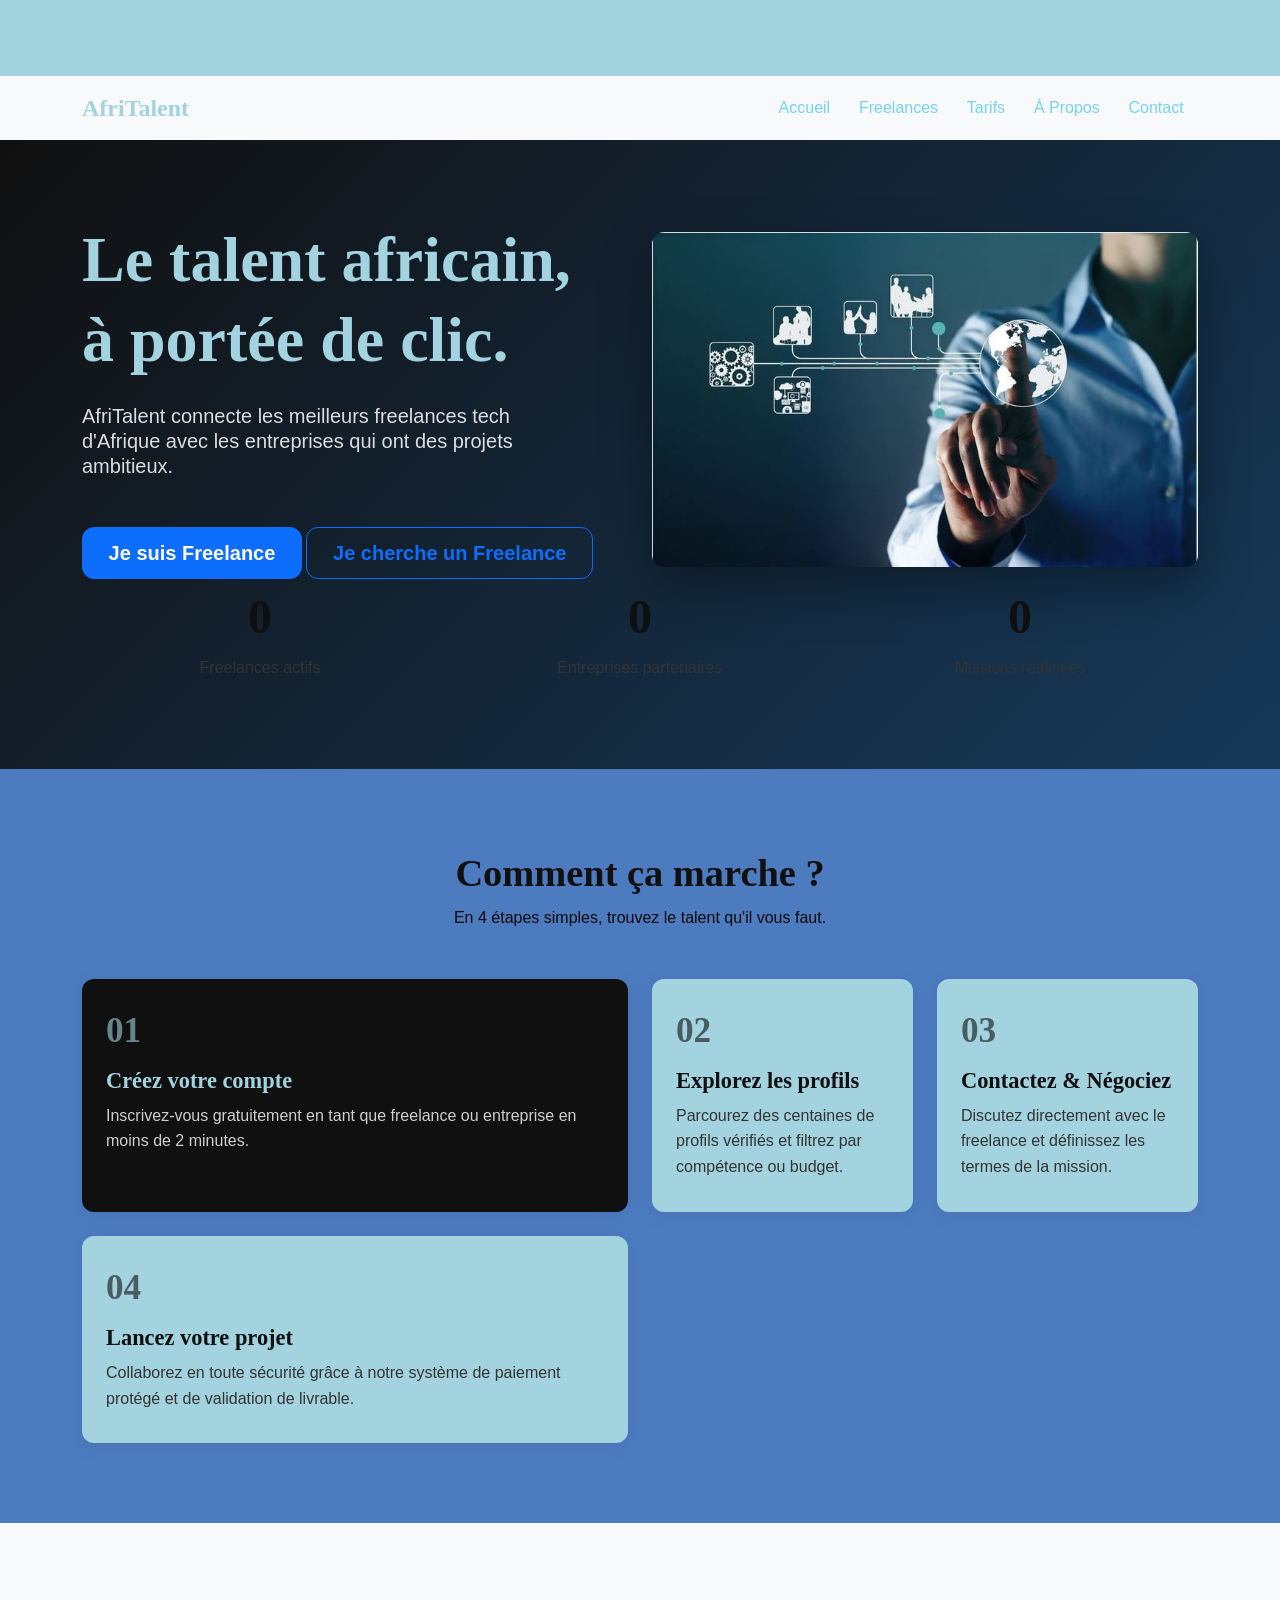
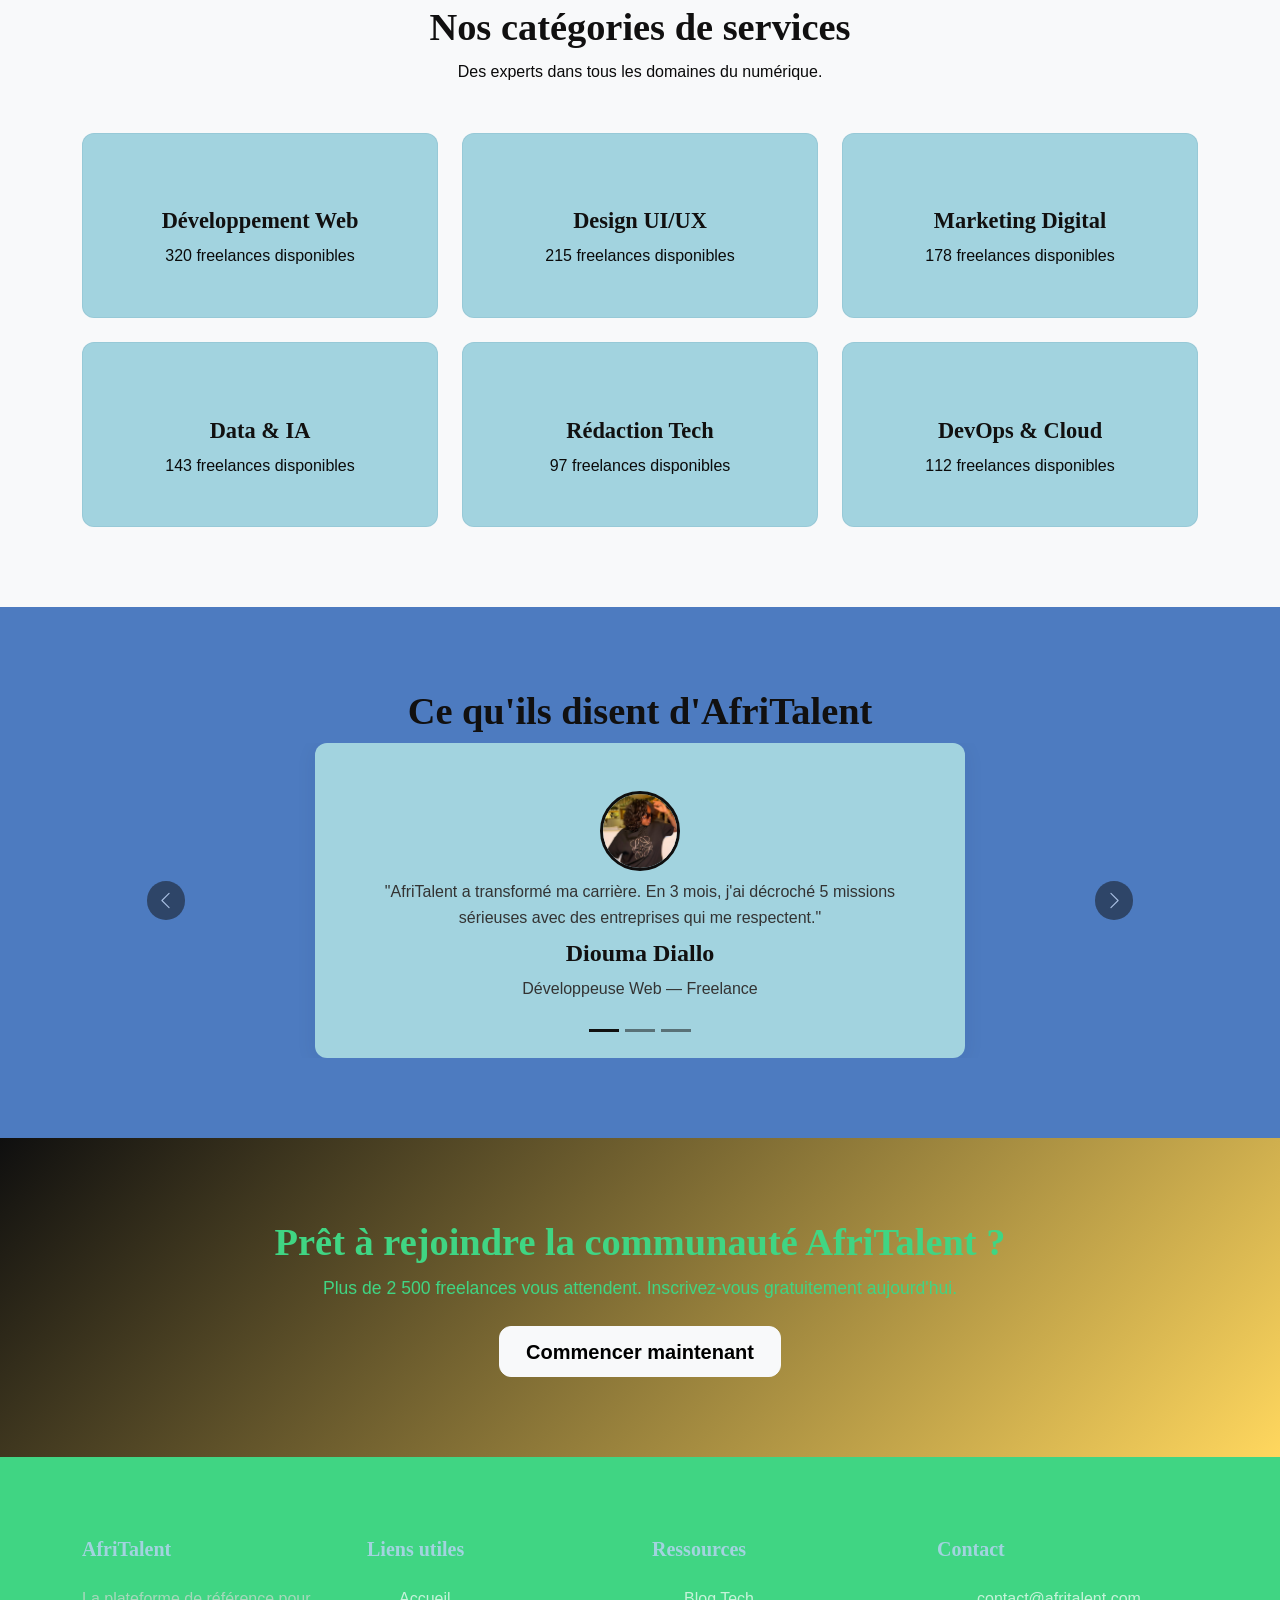
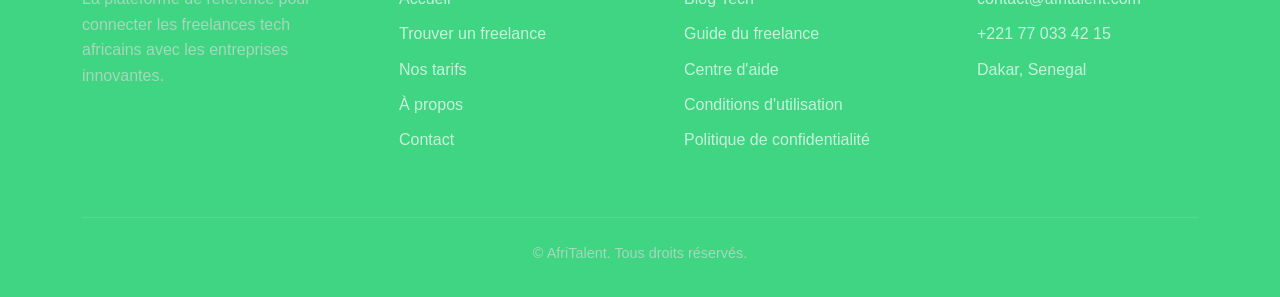
<file: Faye-cheikh Ahmadou tidiane-AfriTalent/index.html>
<!DOCTYPE html>
<html lang="fr">
<head>
<meta charset="UTF-8">
<meta name="viewport" content="width=device-width, initial-scale=1.0">
<title>AfriTalent — Accueil</title>
<!-- Bootstrap 5 via CDN : feuille de style -->
<link
href="https://cdn.jsdelivr.net/npm/bootstrap@5.3.0/dist/css/bootstrap.min.css"
rel="stylesheet">
<!-- Votre feuille de style personnelle -->
<link rel="stylesheet" href="css/style.css">
</head>
<body>
<!-- Le contenu de la page sera ajoute ici -->
<!-- Bootstrap 5 via CDN : script JavaScript -->
<script
src="https://cdn.jsdelivr.net/npm/bootstrap@5.3.0/dist/js/bootstrap.bundle.min.js"
></script>
<!-- Votre script JavaScript -->
<script src="js/main.js"></script>
<header>
    <nav class="navbar navbar-expand-lg navbar-light bg-light">
        <div class="container">
            <a class="navbar-brand" href="index.html">AfriTalent</a>
            <button class="navbar-toggler" type="button" data-bs-toggle="collapse" data-bs-target="#navbarNav">
                <span class="navbar-toggler-icon"></span>
            </button>
            <div class="collapse navbar-collapse" id="navbarNav">
                <ul class="navbar-nav ms-auto">
                    <li class="nav-item"><a class="nav-link" href="index.html">Accueil</a></li>
                    <li class="nav-item"><a class="nav-link" href="freelances.html">Freelances</a></li>
                    <li class="nav-item"><a class="nav-link" href="tarifs.html">Tarifs</a></li>
                    <li class="nav-item"><a class="nav-link" href="about.html">À Propos</a></li>
                    <li class="nav-item"><a class="nav-link" href="contact.html">Contact</a></li>
                </ul>
            </div>
        </div>
    </nav>
</header>
</body>
</html>
<body>
    
  <main>

    <section id="hero" class="hero-section">
      <div class="container">
        <div class="row align-items-center">

          
          <div class="col-lg-6">
            
            <h1 class="hero-title">
              Le talent africain,<br>à portée de clic.
            </h1>
            
            <h2 class="hero-subtitle">
              AfriTalent connecte les meilleurs freelances tech d'Afrique
              avec les entreprises qui ont des projets ambitieux.
            </h2>
           
            <div class="hero-buttons">
              <a href="freelances.html" class="btn btn-primary btn-lg">
                <i class="bi bi-person-check"></i> Je suis Freelance
              </a>
              <a href="freelances.html" class="btn btn-outline-primary btn-lg">
                <i class="bi bi-search"></i> Je cherche un Freelance
              </a>
            </div>
          </div>
        
          <div class="col-lg-6">
            <img src="images/news_5c4747a316ddf.jpeg"
                 alt="Illustration de freelances africains travaillant sur des projets tech"
                 class="img-fluid hero-image">
          </div>

        </div>
       
        <div class="row stats-row">
          <div class="col-md-4 text-center">
            
            <span class="stat-number" data-target="2500">0</span>
            <p class="stat-label">Freelances actifs</p>
          </div>
          <div class="col-md-4 text-center">
            <span class="stat-number" data-target="800">0</span>
            <p class="stat-label">Entreprises partenaires</p>
          </div>
          <div class="col-md-4 text-center">
            <span class="stat-number" data-target="12000">0</span>
            <p class="stat-label">Missions réalisées</p>
          </div>
        </div>

      </div>
    </section>
    
    <section id="how-it-works" class="section-padding">
      <div class="container">
        <h2 class="section-title text-center">Comment ça marche ?</h2>
        <p class="section-subtitle text-center">En 4 étapes simples, trouvez le talent qu'il vous faut.</p>

        
        <div class="bento-grid">

          <div class="bento-card bento-large">
            <span class="step-number">01</span>
            <i class="bi bi-person-plus step-icon"></i>
            <h3>Créez votre compte</h3>
            <p>Inscrivez-vous gratuitement en tant que freelance ou entreprise en moins de 2 minutes.</p>
          </div>

          <div class="bento-card">
            <span class="step-number">02</span>
            <i class="bi bi-search step-icon"></i>
            <h3>Explorez les profils</h3>
            <p>Parcourez des centaines de profils vérifiés et filtrez par compétence ou budget.</p>
          </div>

          <div class="bento-card">
            <span class="step-number">03</span>
            <i class="bi bi-chat-dots step-icon"></i>
            <h3>Contactez & Négociez</h3>
            <p>Discutez directement avec le freelance et définissez les termes de la mission.</p>
          </div>

          <div class="bento-card bento-wide">
            <span class="step-number">04</span>
            <i class="bi bi-trophy step-icon"></i>
            <h3>Lancez votre projet</h3>
            <p>Collaborez en toute sécurité grâce à notre système de paiement protégé et de validation de livrable.</p>
          </div>

        </div>
      </div>
    </section>
   
    <section id="categories" class="section-padding bg-light">
      <div class="container">
        <h2 class="section-title text-center">Nos catégories de services</h2>
        <p class="section-subtitle text-center">Des experts dans tous les domaines du numérique.</p>

        <div class="row g-4">

          <div class="col-lg-4 col-md-6">
            <div class="category-card">
              <i class="bi bi-code-slash category-icon"></i>
              <h3>Développement Web</h3>
              <p>320 freelances disponibles</p>
            </div>
          </div>

          <div class="col-lg-4 col-md-6">
            <div class="category-card">
              <i class="bi bi-palette category-icon"></i>
              <h3>Design UI/UX</h3>
              <p>215 freelances disponibles</p>
            </div>
          </div>

          <div class="col-lg-4 col-md-6">
            <div class="category-card">
              <i class="bi bi-graph-up category-icon"></i>
              <h3>Marketing Digital</h3>
              <p>178 freelances disponibles</p>
            </div>
          </div>

          <div class="col-lg-4 col-md-6">
            <div class="category-card">
              <i class="bi bi-robot category-icon"></i>
              <h3>Data & IA</h3>
              <p>143 freelances disponibles</p>
            </div>
          </div>

          <div class="col-lg-4 col-md-6">
            <div class="category-card">
              <i class="bi bi-pencil-square category-icon"></i>
              <h3>Rédaction Tech</h3>
              <p>97 freelances disponibles</p>
            </div>
          </div>

          <div class="col-lg-4 col-md-6">
            <div class="category-card">
              <i class="bi bi-cloud-arrow-up category-icon"></i>
              <h3>DevOps & Cloud</h3>
              <p>112 freelances disponibles</p>
            </div>
          </div>

        </div>
      </div>
    </section>
    
    <section id="testimonials" class="section-padding">
      <div class="container">
        <h2 class="section-title text-center">Ce qu'ils disent d'AfriTalent</h2>

        <div id="testimonialCarousel" class="carousel slide" data-bs-ride="carousel">

          
          <div class="carousel-indicators">
            <button type="button" data-bs-target="#testimonialCarousel" data-bs-slide-to="0" class="active" aria-label="Témoignage 1"></button>
            <button type="button" data-bs-target="#testimonialCarousel" data-bs-slide-to="1" aria-label="Témoignage 2"></button>
            <button type="button" data-bs-target="#testimonialCarousel" data-bs-slide-to="2" aria-label="Témoignage 3"></button>
          </div>

          
          <div class="carousel-inner">

            <div class="carousel-item active">
              <div class="testimonial-card text-center">
                <img src="images/WhatsApp Image 2026-06-12 at 01.21.56.jpeg" width="300" height="300" alt="Photo de Diouma Diallo" class="testimonial-avatar">
                <p class="testimonial-quote">
                  "AfriTalent a transformé ma carrière. En 3 mois, j'ai décroché 5 missions sérieuses avec des entreprises qui me respectent."
                </p>
                <h4 class="testimonial-name">Diouma Diallo</h4>
                <p class="testimonial-role">Développeuse Web — Freelance</p>
                
                <div class="stars" aria-label="Note : 5 étoiles sur 5">
                  <i class="bi bi-star-fill"></i>
                  <i class="bi bi-star-fill"></i>
                  <i class="bi bi-star-fill"></i>
                  <i class="bi bi-star-fill"></i>
                  <i class="bi bi-star-fill"></i>
                </div>
              </div>
            </div>

            <div class="carousel-item">
              <div class="testimonial-card text-center">
                <img src="images/WhatsApp Image 2026-06-12 at 01.18.18.jpeg" width="300" height="300" alt="Photo de Ndeye Mbaye" class="testimonial-avatar">
                <p class="testimonial-quote">
                  "Nous avons trouvé un designer UI/UX exceptionnel en moins de 48h. La qualité des profils est impressionnante."
                </p>
                <h4 class="testimonial-name">Ndeye Mbaye</h4>
                <p class="testimonial-role">CEO — TechBuild Senegal</p>
                <div class="stars" aria-label="Note : 5 étoiles sur 5">
                  <i class="bi bi-star-fill"></i>
                  <i class="bi bi-star-fill"></i>
                  <i class="bi bi-star-fill"></i>
                  <i class="bi bi-star-fill"></i>
                  <i class="bi bi-star-fill"></i>
                </div>
              </div>
            </div>

            <div class="carousel-item">
              <div class="testimonial-card text-center">
                <img src="images/WhatsApp Image 2026-06-12 at 01.19.36.jpeg" width="300" height="300" alt="Photo de Bigue Faye" class="testimonial-avatar">
                <p class="testimonial-quote">
                  "La plateforme est intuitive, les paiements sécurisés. Je recommande AfriTalent à tous les freelances africains."
                </p>
                <h4 class="testimonial-name">Bigue Faye</h4>
                <p class="testimonial-role">Data Scientist — Freelance</p>
                <div class="stars" aria-label="Note : 4 étoiles sur 5">
                  <i class="bi bi-star-fill"></i>
                  <i class="bi bi-star-fill"></i>
                  <i class="bi bi-star-fill"></i>
                  <i class="bi bi-star-fill"></i>
                  <i class="bi bi-star"></i>
                </div>
              </div>
            </div>

          </div>

          
          <button class="carousel-control-prev" type="button" data-bs-target="#testimonialCarousel" data-bs-slide="prev">
            <span class="carousel-control-prev-icon" aria-hidden="true"></span>
            <span class="visually-hidden">Précédent</span>
          </button>
          <button class="carousel-control-next" type="button" data-bs-target="#testimonialCarousel" data-bs-slide="next">
            <span class="carousel-control-next-icon" aria-hidden="true"></span>
            <span class="visually-hidden">Suivant</span>
          </button>

        </div>
      </div>
    </section>
    
    <section id="cta-banner" class="cta-section">
      <div class="container text-center">
        <h2>Prêt à rejoindre la communauté AfriTalent ?</h2>
        <p>Plus de 2 500 freelances vous attendent. Inscrivez-vous gratuitement aujourd'hui.</p>
        <a href="contact.html" class="btn btn-light btn-lg">
          <i class="bi bi-rocket-takeoff"></i> Commencer maintenant
        </a>
      </div>
    </section>

  </main>
  
  <footer id="mainFooter">
    <div class="container">
      <div class="row g-4">

       
        <div class="col-lg-3 col-md-6">
          <h5><i class="bi bi-lightning-charge-fill"></i> AfriTalent</h5>
          <p>La plateforme de référence pour connecter les freelances tech africains avec les entreprises innovantes.</p>
          
          <div class="social-links">
            <a href="#" aria-label="Facebook AfriTalent"><i class="bi bi-facebook"></i></a>
            <a href="#" aria-label="Twitter AfriTalent"><i class="bi bi-twitter-x"></i></a>
            <a href="#" aria-label="LinkedIn AfriTalent"><i class="bi bi-linkedin"></i></a>
            <a href="#" aria-label="Instagram AfriTalent"><i class="bi bi-instagram"></i></a>
          </div>
        </div>

        
        <div class="col-lg-3 col-md-6">
          <h5>Liens utiles</h5>
          <ul class="footer-links">
            <li><a href="index.html">Accueil</a></li>
            <li><a href="freelances.html">Trouver un freelance</a></li>
            <li><a href="tarifs.html">Nos tarifs</a></li>
            <li><a href="about.html">À propos</a></li>
            <li><a href="contact.html">Contact</a></li>
          </ul>
        </div>

       
        <div class="col-lg-3 col-md-6">
          <h5>Ressources</h5>
          <ul class="footer-links">
            <li><a href="#">Blog Tech</a></li>
            <li><a href="#">Guide du freelance</a></li>
            <li><a href="#">Centre d'aide</a></li>
            <li><a href="#">Conditions d'utilisation</a></li>
            <li><a href="#">Politique de confidentialité</a></li>
          </ul>
        </div>

        
        <div class="col-lg-3 col-md-6">
          <h5>Contact</h5>
          <ul class="footer-contact">
            <li><i class="bi bi-envelope"></i> contact@afritalent.com</li>
            <li><i class="bi bi-telephone"></i> +221 77 033 42 15</li>
            <li><i class="bi bi-geo-alt"></i> Dakar, Senegal</li>
          </ul>
        </div>

      </div>

      
      <div class="footer-bottom text-center">
        <p>© <span id="currentYear"></span> AfriTalent. Tous droits réservés.</p>
      </div>

    </div>
  </footer>
  
  <button id="backToTop" aria-label="Retour en haut de la page">
    <i class="bi bi-arrow-up"></i>
  </button>


  
  <script src="https://cdn.jsdelivr.net/npm/bootstrap@5.3.0/dist/js/bootstrap.bundle.min.js"></script>

  <script src="js/main.js"></script>

  

</body>
</html>
</file>
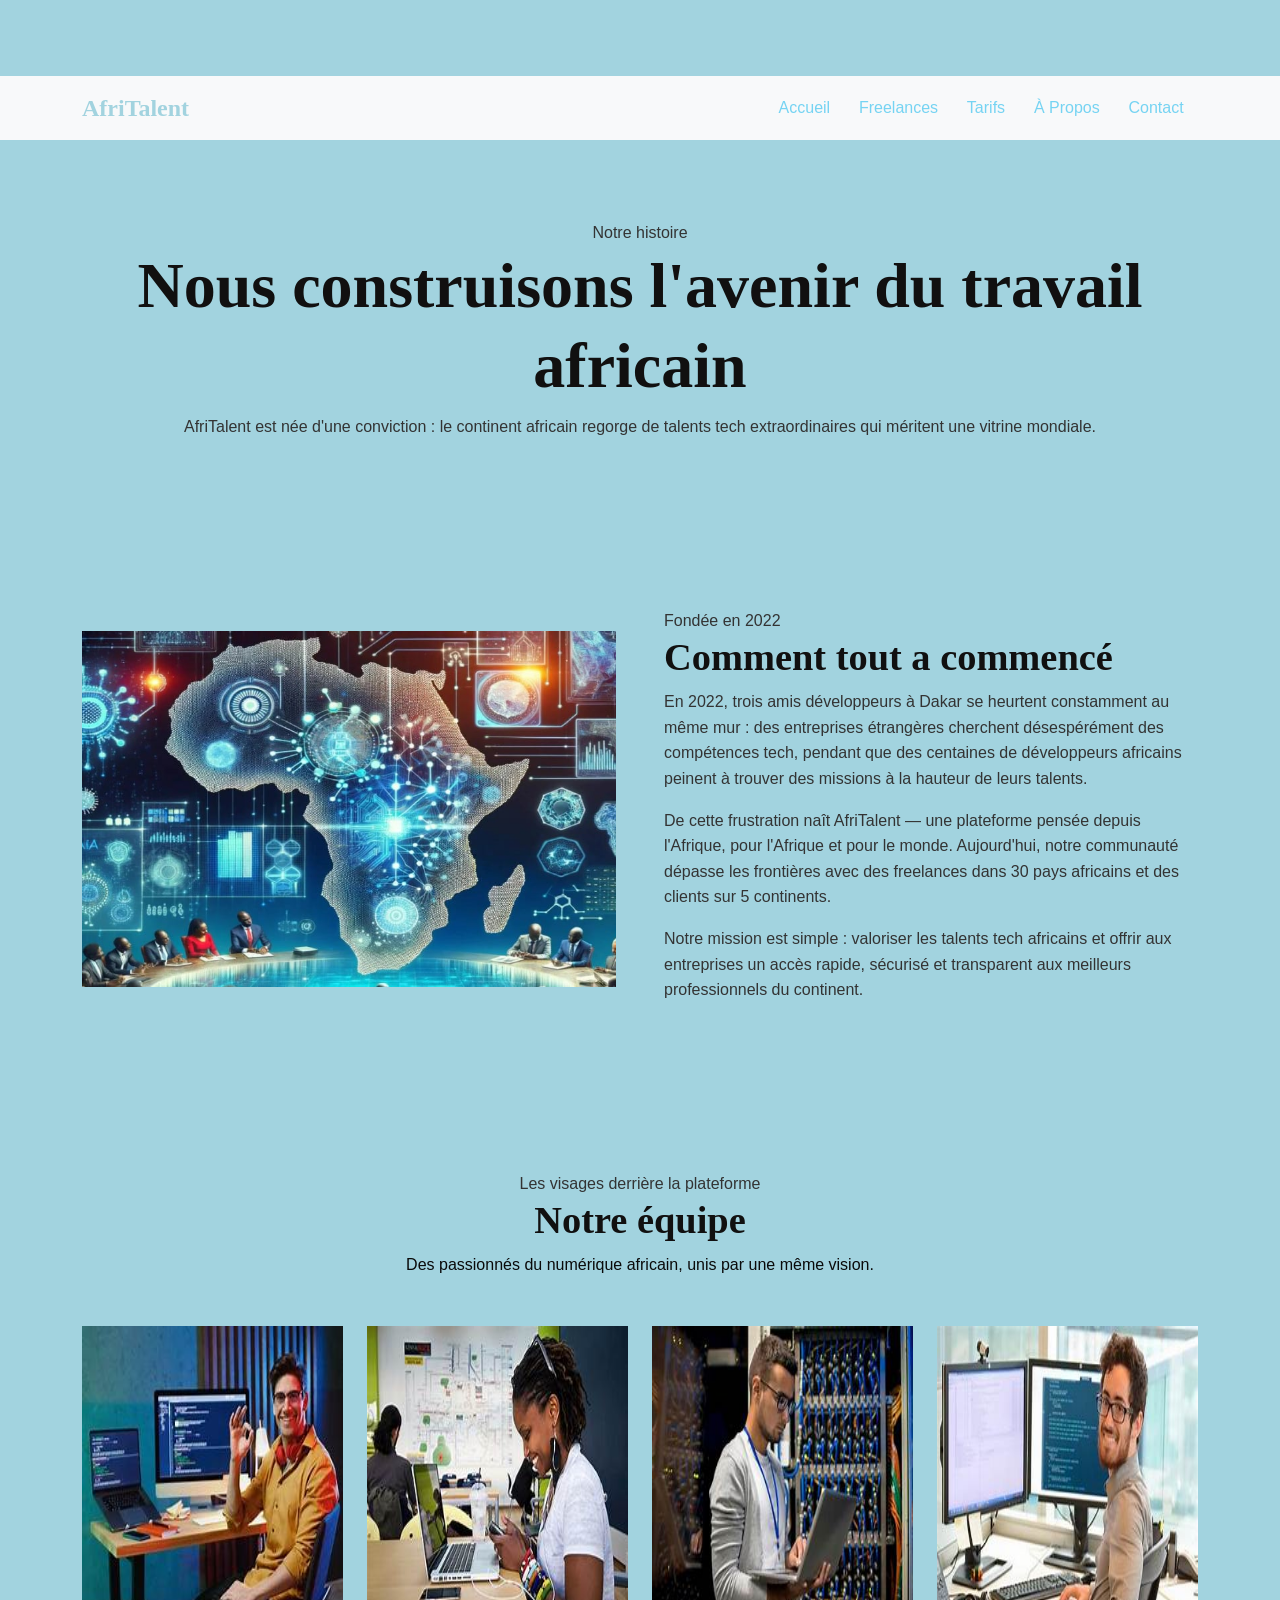
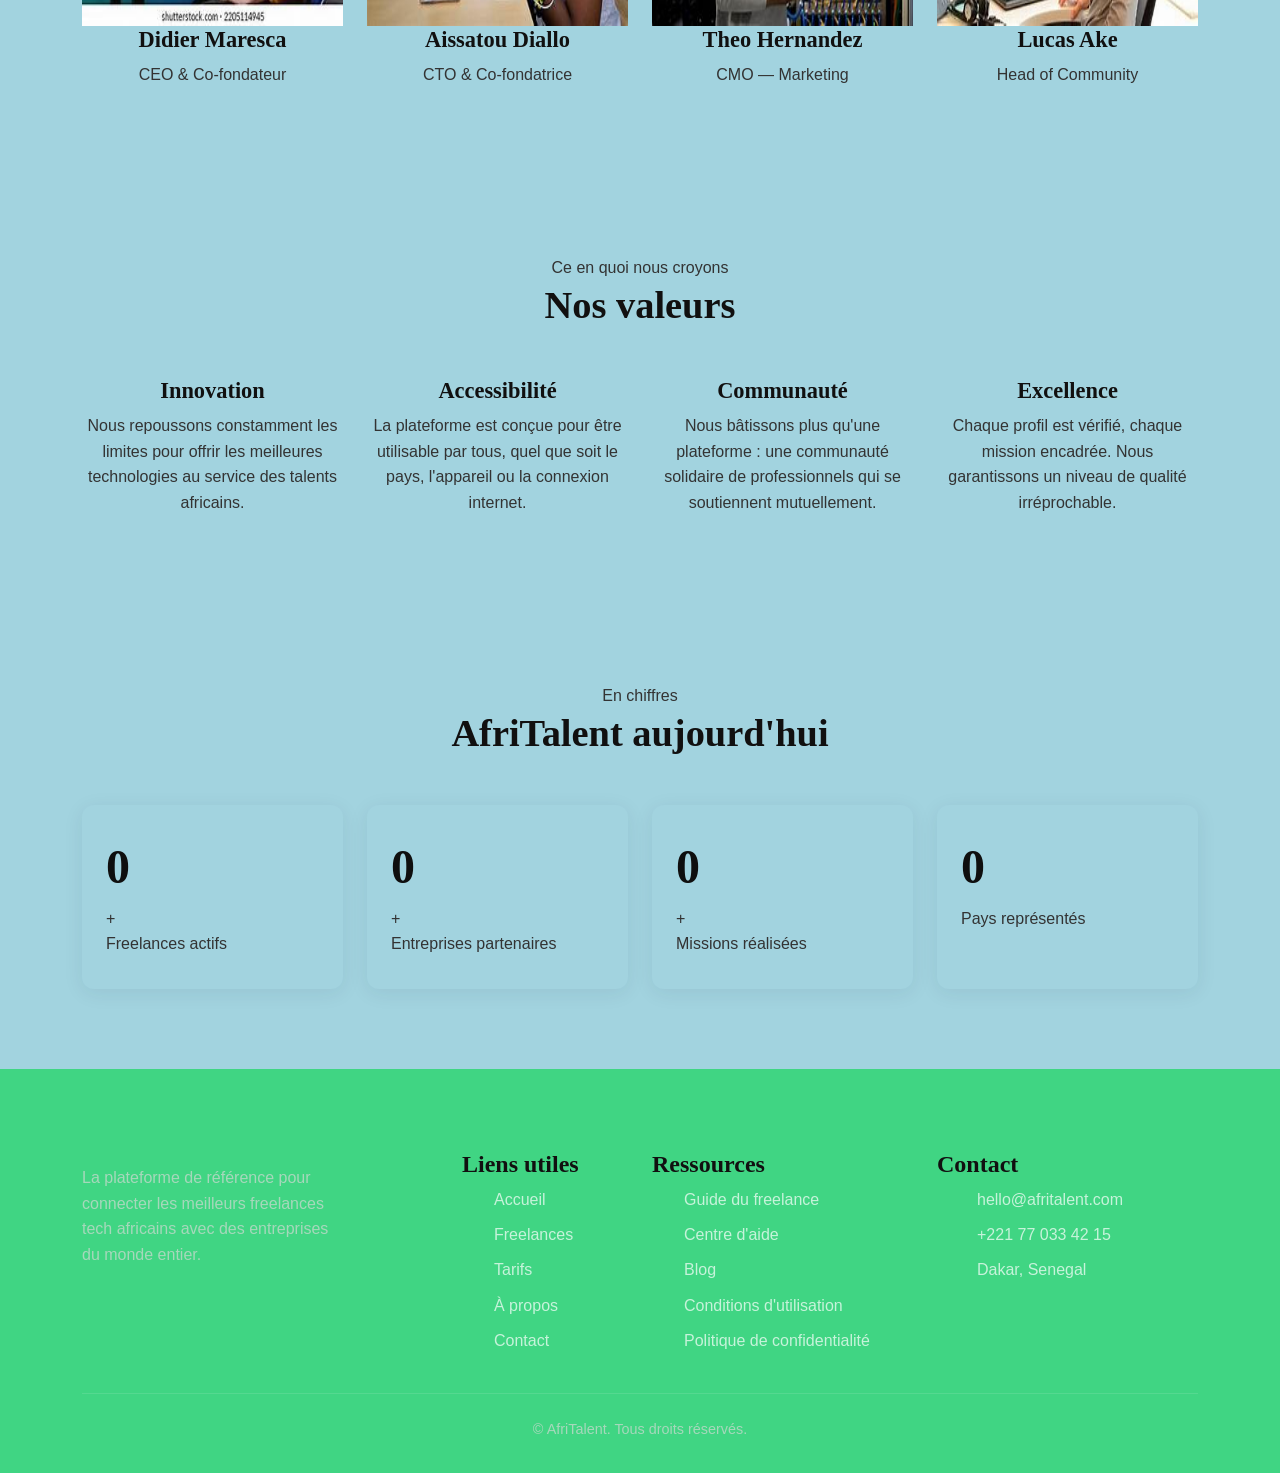
<file: Faye-cheikh Ahmadou tidiane-AfriTalent/about.html>
<!DOCTYPE html>
<html lang="fr">
<head>
<meta charset="UTF-8">
<meta name="viewport" content="width=device-width, initial-scale=1.0">
<title>AfriTalent — Accueil</title>
<!-- Bootstrap 5 via CDN : feuille de style -->
<link
href="https://cdn.jsdelivr.net/npm/bootstrap@5.3.0/dist/css/bootstrap.min.css"
rel="stylesheet">
<!-- Votre feuille de style personnelle -->
<link rel="stylesheet" href="css/style.css">
</head>
<body>
<!-- Le contenu de la page sera ajoute ici -->
<!-- Bootstrap 5 via CDN : script JavaScript -->
<script
src="https://cdn.jsdelivr.net/npm/bootstrap@5.3.0/dist/js/bootstrap.bundle.min.js"
></script>
<!-- Votre script JavaScript -->
<script src="js/main.js"></script>
<header>
    <nav class="navbar navbar-expand-lg navbar-light bg-light">
        <div class="container">
            <a class="navbar-brand" href="index.html">AfriTalent</a>
            <button class="navbar-toggler" type="button" data-bs-toggle="collapse" data-bs-target="#navbarNav">
                <span class="navbar-toggler-icon"></span>
            </button>
            <div class="collapse navbar-collapse" id="navbarNav">
                <ul class="navbar-nav ms-auto">
                    <li class="nav-item"><a class="nav-link" href="index.html">Accueil</a></li>
                    <li class="nav-item"><a class="nav-link" href="freelances.html">Freelances</a></li>
                    <li class="nav-item"><a class="nav-link" href="tarifs.html">Tarifs</a></li>
                    <li class="nav-item"><a class="nav-link" href="about.html">À Propos</a></li>
                    <li class="nav-item"><a class="nav-link" href="contact.html">Contact</a></li>
                </ul>
            </div>
        </div>
    </nav>
</header>
</body>
</html> 


  

  <main>

    <section class="page-hero fade-section" aria-label="En-tête de la page à propos">
      <div class="container text-center">
        <span class="section-tag">Notre histoire</span>
        <h1 class="page-title">Nous construisons <span class="highlight">l'avenir</span> du travail africain</h1>
        <p class="page-subtitle">AfriTalent est née d'une conviction : le continent africain regorge de talents tech extraordinaires qui méritent une vitrine mondiale.</p>
      </div>
    </section>

    <section class="section-story fade-section" aria-label="Histoire d'AfriTalent">
      <div class="container">
        <div class="row align-items-center g-5">
          <div class="col-lg-6">
            <img src="images/intelligence-artificielle-en-Afrique.jpg" alt="L'équipe fondatrice AfriTalent réunie à Abidjan" class="img-fluid about-img" />
          </div>
          <div class="col-lg-6">
            <span class="section-tag">Fondée en 2022</span>
            <h2 class="section-title">Comment tout a commencé</h2>
            <p>En 2022, trois amis développeurs à Dakar se heurtent constamment au même mur : des entreprises étrangères cherchent désespérément des compétences tech, pendant que des centaines de développeurs africains peinent à trouver des missions à la hauteur de leurs talents.</p>
            <p class="mt-3">De cette frustration naît AfriTalent — une plateforme pensée depuis l'Afrique, pour l'Afrique et pour le monde. Aujourd'hui, notre communauté dépasse les frontières avec des freelances dans 30 pays africains et des clients sur 5 continents.</p>
            <p class="mt-3">Notre mission est simple : valoriser les talents tech africains et offrir aux entreprises un accès rapide, sécurisé et transparent aux meilleurs professionnels du continent.</p>
          </div>
        </div>
      </div>
    </section>

    <section class="section-team fade-section" aria-label="L'équipe AfriTalent">
      <div class="container">
        <div class="section-header text-center mb-5">
          <span class="section-tag">Les visages derrière la plateforme</span>
          <h2 class="section-title">Notre équipe</h2>
          <p class="section-subtitle">Des passionnés du numérique africain, unis par une même vision.</p>
        </div>

        <div class="row g-4 justify-content-center">

          <div class="col-12 col-sm-6 col-lg-3">
            <article class="team-card text-center">
              <img src="images/OIP (3).jpg"width="300" height="300" alt="Photo de Didier Maresca, CEO" class="team-avatar" />
              <h3 class="team-name">Didier Maresca</h3>
              <p class="team-role">CEO & Co-fondateur</p>
              <div class="team-socials d-flex justify-content-center gap-2 mt-2">
                <a href="#" aria-label="LinkedIn de Didier Kouassi"><i class="bi bi-linkedin"></i></a>
                <a href="#" aria-label="Twitter de Didier Kouassi"><i class="bi bi-twitter-x"></i></a>
              </div>
            </article>
          </div>

          <div class="col-12 col-sm-6 col-lg-3">
            <article class="team-card text-center">
              <img src="images/OIP (10).jpg"width="300" height="300" alt="Photo de Aissatou Diallo, CTO" class="team-avatar" />
              <h3 class="team-name">Aissatou Diallo</h3>
              <p class="team-role">CTO & Co-fondatrice</p>
              <div class="team-socials d-flex justify-content-center gap-2 mt-2">
                <a href="#" aria-label="LinkedIn de Aissatou Diallo"><i class="bi bi-linkedin"></i></a>
                <a href="#" aria-label="Github de Aissatou Diallo"><i class="bi bi-github"></i></a>
              </div>
            </article>
          </div>

          <div class="col-12 col-sm-6 col-lg-3">
            <article class="team-card text-center">
              <img src="images/OIP.jpg"width="300" height="300" alt="Photo de Theo Hernandez, CMO" class="team-avatar" />
              <h3 class="team-name"> Theo Hernandez</h3>
              <p class="team-role">CMO — Marketing</p>
              <div class="team-socials d-flex justify-content-center gap-2 mt-2">
                <a href="#" aria-label="LinkedIn de Youssef El Amrani"><i class="bi bi-linkedin"></i></a>
                <a href="#" aria-label="Twitter de Youssef El Amrani"><i class="bi bi-twitter-x"></i></a>
              </div>
            </article>
          </div>

          <div class="col-12 col-sm-6 col-lg-3">
            <article class="team-card text-center">
              <img src="images/OIP (9).jpg"width="300" height="300" alt="Photo de Lucas Ake, Head of Community" class="team-avatar" />
              <h3 class="team-name">Lucas Ake</h3>
              <p class="team-role">Head of Community</p>
              <div class="team-socials d-flex justify-content-center gap-2 mt-2">
                <a href="#" aria-label="LinkedIn de Grace Atieno"><i class="bi bi-linkedin"></i></a>
                <a href="#" aria-label="Instagram de Grace Atieno"><i class="bi bi-instagram"></i></a>
              </div>
            </article>
          </div>

        </div>
      </div>
    </section>

    <section class="section-values fade-section" aria-label="Nos valeurs">
      <div class="container">
        <div class="section-header text-center mb-5">
          <span class="section-tag">Ce en quoi nous croyons</span>
          <h2 class="section-title">Nos valeurs</h2>
        </div>

        <div class="row g-4">
          <div class="col-12 col-md-6 col-lg-3">
            <article class="value-card text-center">
              <div class="value-icon"><i class="bi bi-lightbulb"></i></div>
              <h3 class="value-title">Innovation</h3>
              <p class="value-desc">Nous repoussons constamment les limites pour offrir les meilleures technologies au service des talents africains.</p>
            </article>
          </div>
          <div class="col-12 col-md-6 col-lg-3">
            <article class="value-card text-center">
              <div class="value-icon"><i class="bi bi-universal-access"></i></div>
              <h3 class="value-title">Accessibilité</h3>
              <p class="value-desc">La plateforme est conçue pour être utilisable par tous, quel que soit le pays, l'appareil ou la connexion internet.</p>
            </article>
          </div>
          <div class="col-12 col-md-6 col-lg-3">
            <article class="value-card text-center">
              <div class="value-icon"><i class="bi bi-people"></i></div>
              <h3 class="value-title">Communauté</h3>
              <p class="value-desc">Nous bâtissons plus qu'une plateforme : une communauté solidaire de professionnels qui se soutiennent mutuellement.</p>
            </article>
          </div>
          <div class="col-12 col-md-6 col-lg-3">
            <article class="value-card text-center">
              <div class="value-icon"><i class="bi bi-trophy"></i></div>
              <h3 class="value-title">Excellence</h3>
              <p class="value-desc">Chaque profil est vérifié, chaque mission encadrée. Nous garantissons un niveau de qualité irréprochable.</p>
            </article>
          </div>
        </div>
      </div>
    </section>

    <section class="section-numbers fade-section" aria-label="Chiffres clés AfriTalent">
      <div class="container">
        <div class="section-header text-center mb-5">
          <span class="section-tag">En chiffres</span>
          <h2 class="section-title">AfriTalent aujourd'hui</h2>
        </div>

        <div class="bento-grid bento-numbers">
          <div class="bento-card bento-stat">
            <i class="bi bi-people-fill bento-stat-icon"></i>
            <span class="stat-number" data-target="2500">0</span><span class="stat-plus">+</span>
            <p class="bento-stat-label">Freelances actifs</p>
          </div>
          <div class="bento-card bento-stat">
            <i class="bi bi-building bento-stat-icon"></i>
            <span class="stat-number" data-target="800">0</span><span class="stat-plus">+</span>
            <p class="bento-stat-label">Entreprises partenaires</p>
          </div>
          <div class="bento-card bento-stat bento-stat-large">
            <i class="bi bi-check2-circle bento-stat-icon"></i>
            <span class="stat-number" data-target="12000">0</span><span class="stat-plus">+</span>
            <p class="bento-stat-label">Missions réalisées</p>
          </div>
          <div class="bento-card bento-stat">
            <i class="bi bi-globe-africa bento-stat-icon"></i>
            <span class="stat-number" data-target="30">0</span>
            <p class="bento-stat-label">Pays représentés</p>
          </div>
        </div>

      </div>
    </section>

  </main>

  <footer class="site-footer" aria-label="Pied de page">
    <div class="container">
      <div class="row g-4">
        <div class="col-12 col-md-6 col-lg-3">
          <div class="footer-brand d-flex align-items-center gap-2 mb-3">
            
          </div>
          <p class="footer-desc">La plateforme de référence pour connecter les meilleurs freelances tech africains avec des entreprises du monde entier.</p>
          <div class="social-links d-flex gap-3 mt-3">
            <a href="#" aria-label="Twitter AfriTalent"><i class="bi bi-twitter-x"></i></a>
            <a href="#" aria-label="LinkedIn AfriTalent"><i class="bi bi-linkedin"></i></a>
            <a href="#" aria-label="Instagram AfriTalent"><i class="bi bi-instagram"></i></a>
            <a href="#" aria-label="Facebook AfriTalent"><i class="bi bi-facebook"></i></a>
          </div>
        </div>
        <div class="col-6 col-lg-2 offset-lg-1">
          <h4 class="footer-heading">Liens utiles</h4>
          <ul class="footer-links">
            <li><a href="index.html">Accueil</a></li>
            <li><a href="freelances.html">Freelances</a></li>
            <li><a href="tarifs.html">Tarifs</a></li>
            <li><a href="about.html">À propos</a></li>
            <li><a href="contact.html">Contact</a></li>
          </ul>
        </div>
        <div class="col-6 col-lg-3">
          <h4 class="footer-heading">Ressources</h4>
          <ul class="footer-links">
            <li><a href="#">Guide du freelance</a></li>
            <li><a href="#">Centre d'aide</a></li>
            <li><a href="#">Blog</a></li>
            <li><a href="#">Conditions d'utilisation</a></li>
            <li><a href="#">Politique de confidentialité</a></li>
          </ul>
        </div>
        <div class="col-12 col-lg-3">
          <h4 class="footer-heading">Contact</h4>
          <ul class="footer-contact">
            <li><i class="bi bi-envelope me-2"></i><a href="mailto:hello@afritalent.com">hello@afritalent.com</a></li>
            <li><i class="bi bi-telephone me-2"></i>+221 77 033 42 15</li>
            <li><i class="bi bi-geo-alt me-2"></i>Dakar, Senegal</li>
          </ul>
        </div>
      </div>
      <div class="footer-bottom text-center mt-4 pt-4">
        <p>&copy; <span id="currentYear"></span> AfriTalent. Tous droits réservés.</p>
      </div>
    </div>
  </footer>

  <button id="backToTop" class="btn-back-top" aria-label="Retour en haut de page">
    <i class="bi bi-arrow-up"></i>
  </button>

  <script src="https://cdn.jsdelivr.net/npm/bootstrap@5.3.3/dist/js/bootstrap.bundle.min.js"></script>
  <script src="js/main.js"></script>

  
</body>
</html>
</file>
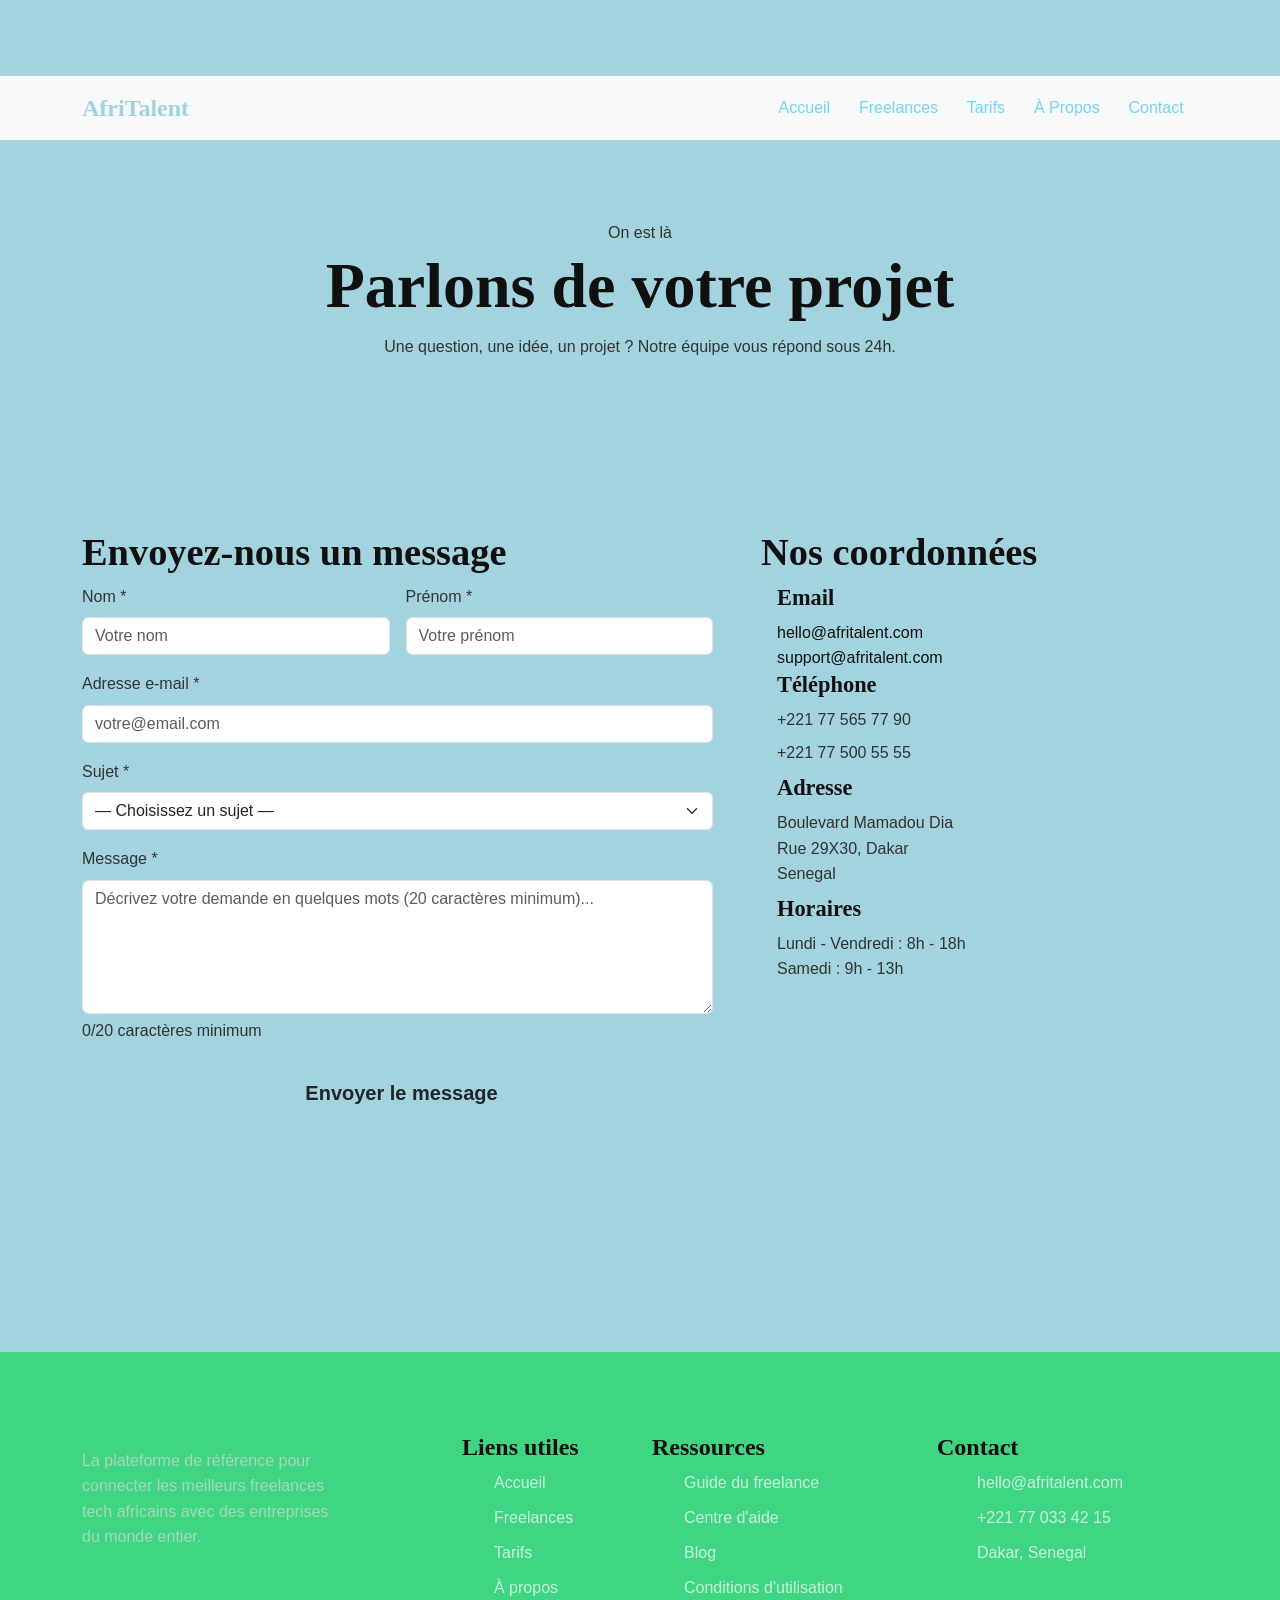
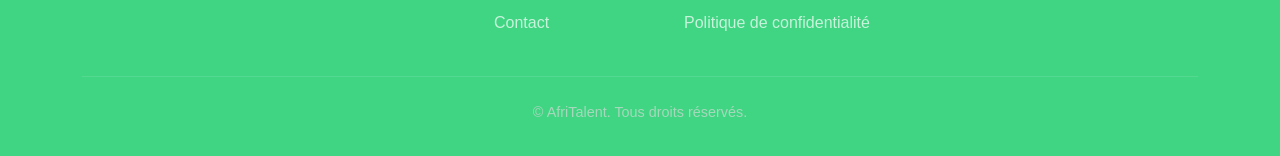
<file: Faye-cheikh Ahmadou tidiane-AfriTalent/contact.html>
<!DOCTYPE html>
<html lang="fr">
<head>
<meta charset="UTF-8">
<meta name="viewport" content="width=device-width, initial-scale=1.0">
<title>AfriTalent — Accueil</title>
<!-- Bootstrap 5 via CDN : feuille de style -->
<link
href="https://cdn.jsdelivr.net/npm/bootstrap@5.3.0/dist/css/bootstrap.min.css"
rel="stylesheet">
<!-- Votre feuille de style personnelle -->
<link rel="stylesheet" href="css/style.css">
</head>
<body>
<!-- Le contenu de la page sera ajoute ici -->
<!-- Bootstrap 5 via CDN : script JavaScript -->
<script
src="https://cdn.jsdelivr.net/npm/bootstrap@5.3.0/dist/js/bootstrap.bundle.min.js"
></script>
<!-- Votre script JavaScript -->
<script src="js/main.js"></script>
<header>
    <nav class="navbar navbar-expand-lg navbar-light bg-light">
        <div class="container">
            <a class="navbar-brand" href="index.html">AfriTalent</a>
            <button class="navbar-toggler" type="button" data-bs-toggle="collapse" data-bs-target="#navbarNav">
                <span class="navbar-toggler-icon"></span>
            </button>
            <div class="collapse navbar-collapse" id="navbarNav">
                <ul class="navbar-nav ms-auto">
                    <li class="nav-item"><a class="nav-link" href="index.html">Accueil</a></li>
                    <li class="nav-item"><a class="nav-link" href="freelances.html">Freelances</a></li>
                    <li class="nav-item"><a class="nav-link" href="tarifs.html">Tarifs</a></li>
                    <li class="nav-item"><a class="nav-link" href="about.html">À Propos</a></li>
                    <li class="nav-item"><a class="nav-link" href="contact.html">Contact</a></li>
                </ul>
            </div>
        </div>
    </nav>
</header>
</body>
</html>
    
    <section class="page-hero fade-section" aria-label="En-tête de la page contact">
      <div class="container text-center">
        <span class="section-tag">On est là</span>
        <h1 class="page-title">Parlons de votre <span class="highlight">projet</span></h1>
        <p class="page-subtitle">Une question, une idée, un projet ? Notre équipe vous répond sous 24h.</p>
      </div>
    </section>

    <section class="section-contact fade-section" aria-label="Formulaire de contact et informations">
      <div class="container">
        <div class="row g-5">

          
          <div class="col-lg-7">
            <div class="contact-form-wrapper">
              <h2 class="contact-form-title">Envoyez-nous un message</h2>

              
              <div id="formSuccess" class="alert alert-success d-none" role="alert">
                <i class="bi bi-check-circle-fill me-2"></i>
                <strong>Message envoyé !</strong> Merci pour votre message. Nous vous répondrons dans les 24 heures.
              </div>

              <form id="contactForm" novalidate aria-label="Formulaire de contact AfriTalent">

                
                <div class="row g-3 mb-3">
                  <div class="col-md-6">
                    <label for="lastName" class="form-label">Nom <span class="required">*</span></label>
                    <input type="text" id="lastName" name="lastName" class="form-control"
                      placeholder="Votre nom" autocomplete="family-name" />
                    <div class="field-error" id="lastNameError" role="alert"></div>
                  </div>
                  <div class="col-md-6">
                    <label for="firstName" class="form-label">Prénom <span class="required">*</span></label>
                    <input type="text" id="firstName" name="firstName" class="form-control"
                      placeholder="Votre prénom" autocomplete="given-name" />
                    <div class="field-error" id="firstNameError" role="alert"></div>
                  </div>
                </div>

                
                <div class="mb-3">
                  <label for="email" class="form-label">Adresse e-mail <span class="required">*</span></label>
                  <input type="email" id="email" name="email" class="form-control"
                    placeholder="votre@email.com" autocomplete="email" />
                  <div class="field-error" id="emailError" role="alert"></div>
                </div>

                
                <div class="mb-3">
                  <label for="subject" class="form-label">Sujet <span class="required">*</span></label>
                  <select id="subject" name="subject" class="form-select">
                    <option value="">— Choisissez un sujet —</option>
                    <option value="freelance">Je veux devenir freelance</option>
                    <option value="recrutement">Je cherche un freelance</option>
                    <option value="tarifs">Question sur les tarifs</option>
                    <option value="technique">Problème technique</option>
                    <option value="partenariat">Proposition de partenariat</option>
                    <option value="autre">Autre</option>
                  </select>
                  <div class="field-error" id="subjectError" role="alert"></div>
                </div>

                
                <div class="mb-4">
                  <label for="message" class="form-label">Message <span class="required">*</span></label>
                  <textarea id="message" name="message" class="form-control" rows="5"
                    placeholder="Décrivez votre demande en quelques mots (20 caractères minimum)..."></textarea>
                  <div class="field-error" id="messageError" role="alert"></div>
                  <div class="char-count mt-1"><span id="charCount">0</span>/20 caractères minimum</div>
                </div>

                <button type="submit" class="btn btn-primary-custom btn-lg w-100">
                  <i class="bi bi-send me-2"></i>Envoyer le message
                </button>

              </form>
            </div>
          </div>

          
          <div class="col-lg-5">
            <div class="contact-info-wrapper">
              <h2 class="contact-info-title">Nos coordonnées</h2>

              <div class="contact-info-list">
                <div class="contact-info-item d-flex gap-3">
                  <div class="contact-info-icon"><i class="bi bi-envelope-fill"></i></div>
                  <div>
                    <h3 class="contact-info-label">Email</h3>
                    <a href="mailto:hello@afritalent.com">hello@afritalent.com</a>
                    <a href="mailto:support@afritalent.com" class="d-block">support@afritalent.com</a>
                  </div>
                </div>

                <div class="contact-info-item d-flex gap-3">
                  <div class="contact-info-icon"><i class="bi bi-telephone-fill"></i></div>
                  <div>
                    <h3 class="contact-info-label">Téléphone</h3>
                    <p>+221 77 565 77 90</p>
                    <p>+221 77 500 55 55</p>
                  </div>
                </div>

                <div class="contact-info-item d-flex gap-3">
                  <div class="contact-info-icon"><i class="bi bi-geo-alt-fill"></i></div>
                  <div>
                    <h3 class="contact-info-label">Adresse</h3>
                    <p>Boulevard Mamadou Dia<br />Rue 29X30, Dakar<br />Senegal</p>
                  </div>
                </div>

                <div class="contact-info-item d-flex gap-3">
                  <div class="contact-info-icon"><i class="bi bi-clock-fill"></i></div>
                  <div>
                    <h3 class="contact-info-label">Horaires</h3>
                    <p>Lundi - Vendredi : 8h - 18h<br />Samedi : 9h - 13h</p>
                  </div>
                </div>
              </div>

              
              <div class="map-wrapper mt-4">
                <iframe                 
                  width="100%" height="250" style="border:0;" allowfullscreen=""
                  loading="lazy" referrerpolicy="no-referrer-when-downgrade"
                  title="Carte de localisation AfriTalent à Dakar">
                </iframe>
              </div>

            </div>
          </div>

        </div>
      </div>
    </section>

  </main>

  
  <footer class="site-footer" aria-label="Pied de page">
    <div class="container">
      <div class="row g-4">
        <div class="col-12 col-md-6 col-lg-3">
          <div class="footer-brand d-flex align-items-center gap-2 mb-3">
          </div>
          <p class="footer-desc">La plateforme de référence pour connecter les meilleurs freelances tech africains avec des entreprises du monde entier.</p>
          <div class="social-links d-flex gap-3 mt-3">
            <a href="#" aria-label="Twitter AfriTalent"><i class="bi bi-twitter-x"></i></a>
            <a href="#" aria-label="LinkedIn AfriTalent"><i class="bi bi-linkedin"></i></a>
            <a href="#" aria-label="Instagram AfriTalent"><i class="bi bi-instagram"></i></a>
            <a href="#" aria-label="Facebook AfriTalent"><i class="bi bi-facebook"></i></a>
          </div>
        </div>
        <div class="col-6 col-lg-2 offset-lg-1">
          <h4 class="footer-heading">Liens utiles</h4>
          <ul class="footer-links">
            <li><a href="index.html">Accueil</a></li>
            <li><a href="freelances.html">Freelances</a></li>
            <li><a href="tarifs.html">Tarifs</a></li>
            <li><a href="about.html">À propos</a></li>
            <li><a href="contact.html">Contact</a></li>
          </ul>
        </div>
        <div class="col-6 col-lg-3">
          <h4 class="footer-heading">Ressources</h4>
          <ul class="footer-links">
            <li><a href="#">Guide du freelance</a></li>
            <li><a href="#">Centre d'aide</a></li>
            <li><a href="#">Blog</a></li>
            <li><a href="#">Conditions d'utilisation</a></li>
            <li><a href="#">Politique de confidentialité</a></li>
          </ul>
        </div>
        <div class="col-12 col-lg-3">
          <h4 class="footer-heading">Contact</h4>
          <ul class="footer-contact">
            <li><i class="bi bi-envelope me-2"></i><a href="mailto:hello@afritalent.com">hello@afritalent.com</a></li>
            <li><i class="bi bi-telephone me-2"></i>+221 77 033 42 15</li>
            <li><i class="bi bi-geo-alt me-2"></i>Dakar, Senegal</li>
          </ul>
        </div>
      </div>
      <div class="footer-bottom text-center mt-4 pt-4">
        <p>&copy; <span id="currentYear"></span> AfriTalent. Tous droits réservés.</p>
      </div>
    </div>
  </footer>

  <button id="backToTop" class="btn-back-top" aria-label="Retour en haut de page">
    <i class="bi bi-arrow-up"></i>
  </button>

  <script src="https://cdn.jsdelivr.net/npm/bootstrap@5.3.3/dist/js/bootstrap.bundle.min.js"></script>
  <script src="js/main.js"></script>
</body>
</html>
</file>
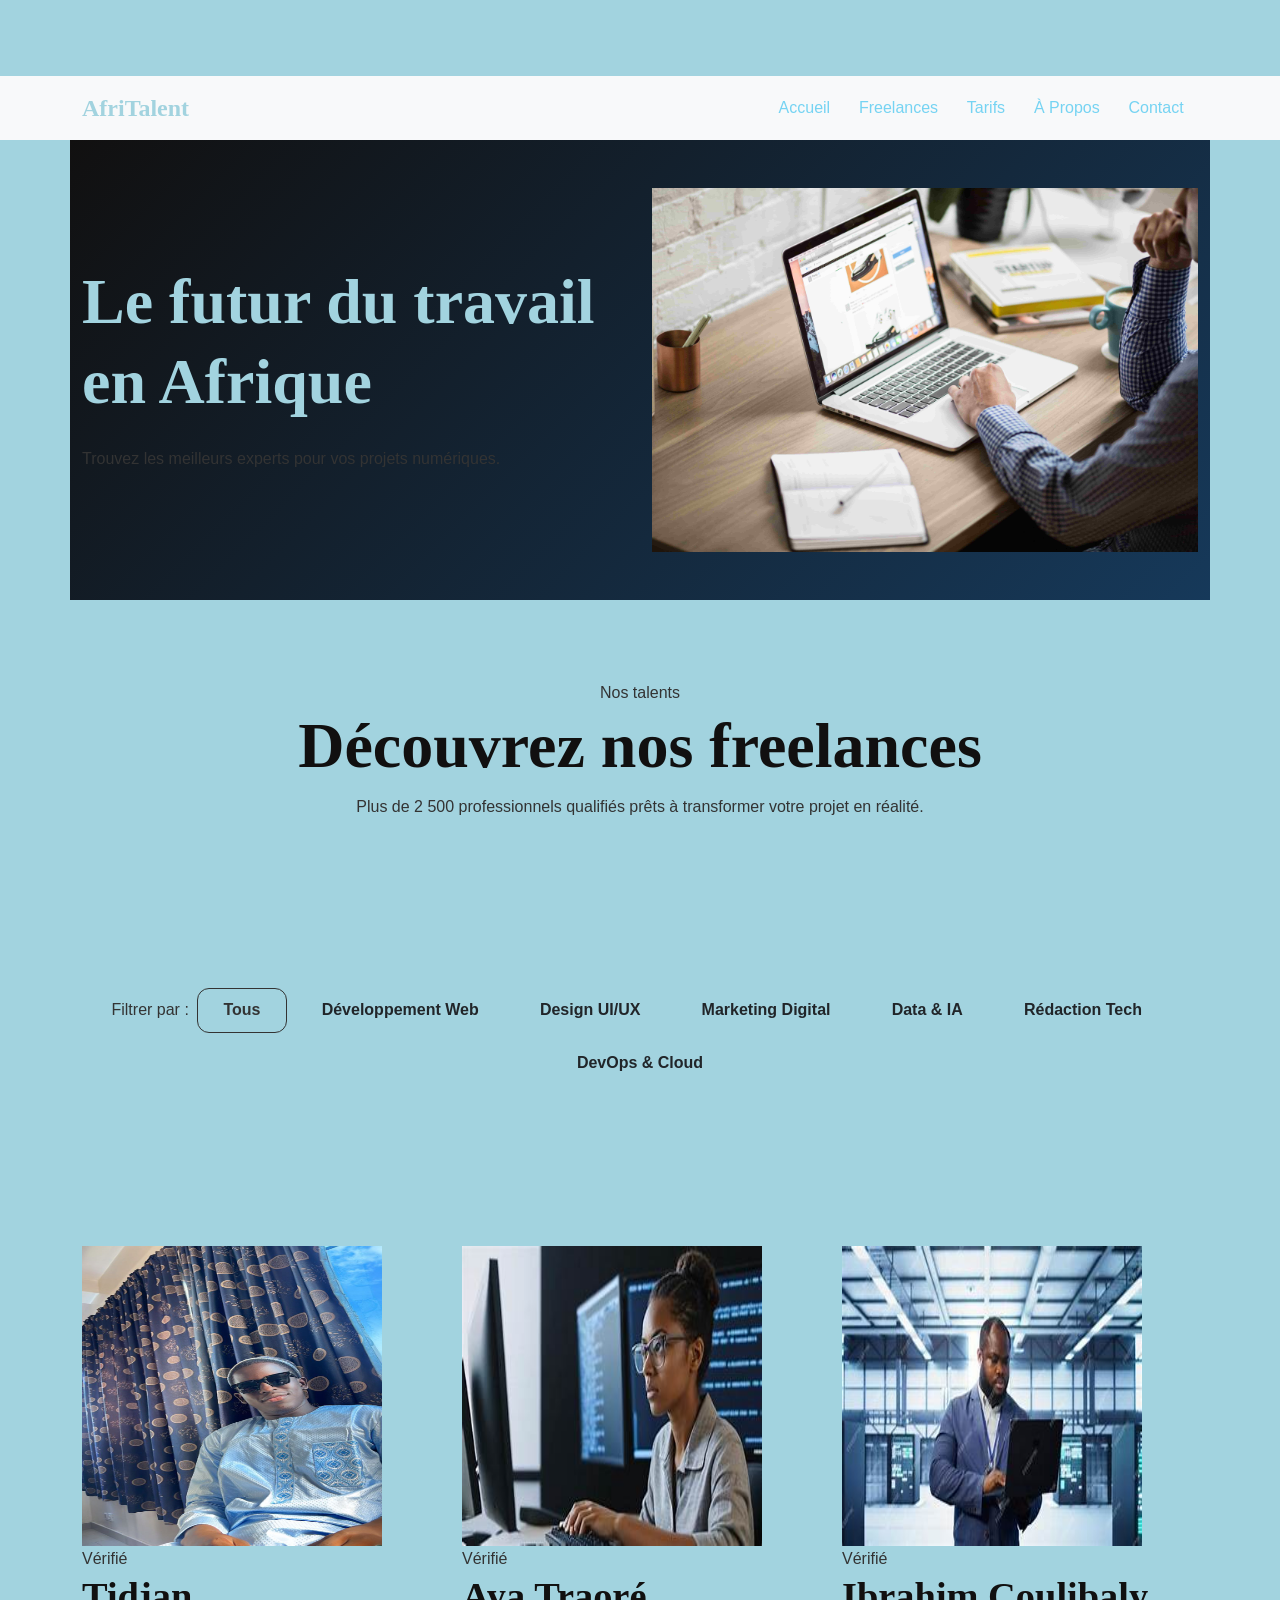
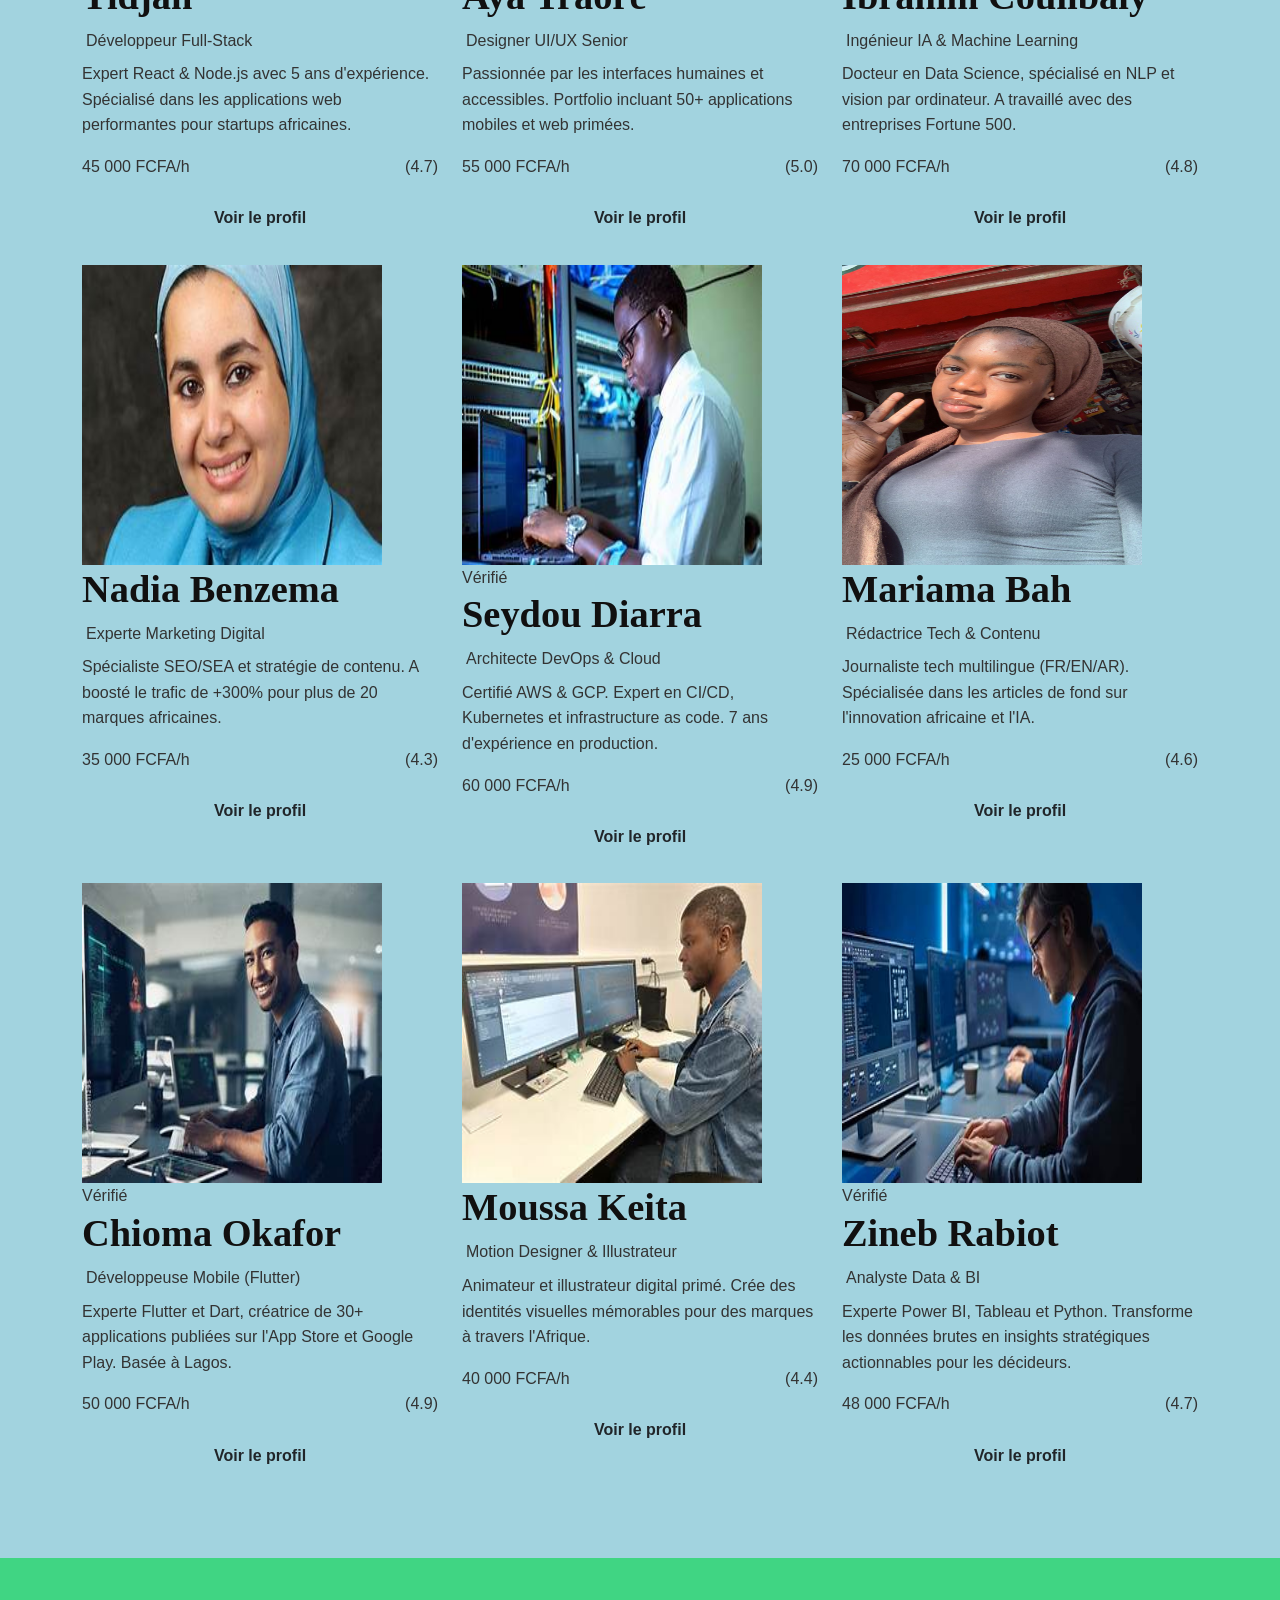
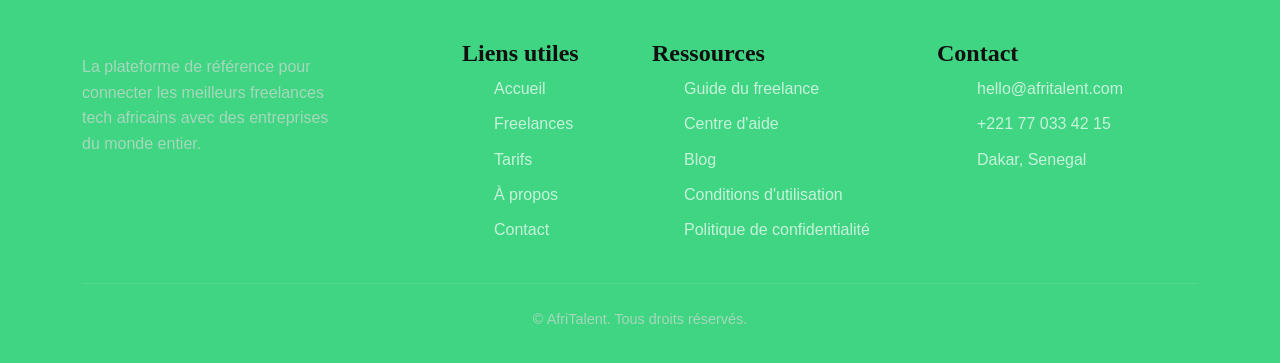
<file: Faye-cheikh Ahmadou tidiane-AfriTalent/freelances.html>
<!DOCTYPE html>
<html lang="fr">
<head>
<meta charset="UTF-8">
<meta name="viewport" content="width=device-width, initial-scale=1.0">
<title>AfriTalent — Accueil</title>
<!-- Bootstrap 5 via CDN : feuille de style -->
<link
href="https://cdn.jsdelivr.net/npm/bootstrap@5.3.0/dist/css/bootstrap.min.css"
rel="stylesheet">
<!-- Votre feuille de style personnelle -->
<link rel="stylesheet" href="css/style.css">
</head>
<body>
<!-- Le contenu de la page sera ajoute ici -->
<!-- Bootstrap 5 via CDN : script JavaScript -->
<script
src="https://cdn.jsdelivr.net/npm/bootstrap@5.3.0/dist/js/bootstrap.bundle.min.js"
></script>
<!-- Votre script JavaScript -->
<script src="js/main.js"></script>
<header>
    <nav class="navbar navbar-expand-lg navbar-light bg-light">
        <div class="container">
            <a class="navbar-brand" href="index.html">AfriTalent</a>
            <button class="navbar-toggler" type="button" data-bs-toggle="collapse" data-bs-target="#navbarNav">
                <span class="navbar-toggler-icon"></span>
            </button>
            <div class="collapse navbar-collapse" id="navbarNav">
                <ul class="navbar-nav ms-auto">
                    <li class="nav-item"><a class="nav-link" href="index.html">Accueil</a></li>
                    <li class="nav-item"><a class="nav-link" href="freelances.html">Freelances</a></li>
                    <li class="nav-item"><a class="nav-link" href="tarifs.html">Tarifs</a></li>
                    <li class="nav-item"><a class="nav-link" href="about.html">À Propos</a></li>
                    <li class="nav-item"><a class="nav-link" href="contact.html">Contact</a></li>
                </ul>
            </div>
        </div>
    </nav>
</header>
<section id="hero" class="container py-5">
    <div class="row align-items-center">
        <div class="col-md-6">
            <h1>Le futur du travail en Afrique</h1>
            <p>Trouvez les meilleurs experts pour vos projets numériques.</p>
        </div>
        <div class="col-md-6">
            <img src="images/1705419259-dropshipping.jpg" alt="Équipe travaillant" class="img-fluid">
        </div>
    </div>
</section>
</body>
</html>

  <main>

    <section class="page-hero fade-section" aria-label="En-tête de la page freelances">
      <div class="container text-center">
        <span class="section-tag">Nos talents</span>
        <h1 class="page-title">Découvrez nos <span class="highlight">freelances</span></h1>
        <p class="page-subtitle">Plus de 2 500 professionnels qualifiés prêts à transformer votre projet en réalité.</p>
      </div>
    </section>

    <section class="section-filters" aria-label="Filtres de recherche">
      <div class="container">
        <div class="filters-bar d-flex flex-wrap align-items-center gap-2 justify-content-center">
          <span class="filter-label">Filtrer par :</span>
          <button class="btn filter-btn active" data-category="tous" aria-pressed="true">Tous</button>
          <button class="btn filter-btn" data-category="dev-web" aria-pressed="false">Développement Web</button>
          <button class="btn filter-btn" data-category="design" aria-pressed="false">Design UI/UX</button>
          <button class="btn filter-btn" data-category="marketing" aria-pressed="false">Marketing Digital</button>
          <button class="btn filter-btn" data-category="data-ia" aria-pressed="false">Data & IA</button>
          <button class="btn filter-btn" data-category="redaction" aria-pressed="false">Rédaction Tech</button>
          <button class="btn filter-btn" data-category="devops" aria-pressed="false">DevOps & Cloud</button>
        </div>
      </div>
    </section>

    
    <section class="section-freelances" aria-label="Liste des freelances">
      <div class="container">
        <div class="row g-4" id="freelancesGrid">

          <div class="col-12 col-md-6 col-lg-4 freelance-card-wrapper" data-category="dev-web">
            <article class="freelance-card">
              <div class="freelance-header">
                <img src="images/WhatsApp Image 2026-06-12 at 01.26.29 (1).jpeg" width="300" height="300" alt="Photo de Tidjan" class="freelance-avatar" />
                <div class="freelance-badge">
                  <i class="bi bi-patch-check-fill"></i> Vérifié
                </div>
              </div>
              <div class="freelance-body">
                <h2 class="freelance-name">Tidjan</h2>
                <p class="freelance-specialty"><i class="bi bi-code-slash me-1"></i>Développeur Full-Stack</p>
                <p class="freelance-bio">Expert React & Node.js avec 5 ans d'expérience. Spécialisé dans les applications web performantes pour startups africaines.</p>
                <div class="freelance-meta d-flex justify-content-between align-items-center mt-3">
                  <span class="freelance-rate"><i class="bi bi-currency-dollar"></i>45 000 FCFA/h</span>
                  <div class="freelance-stars">
                    <i class="bi bi-star-fill"></i><i class="bi bi-star-fill"></i>
                    <i class="bi bi-star-fill"></i><i class="bi bi-star-fill"></i><i class="bi bi-star-half"></i>
                    <span class="rating-num">(4.7)</span>
                  </div>
                </div>
                <a href="#" class="btn btn-primary-custom w-100 mt-3" aria-label="Voir le profil de Kwame Mensah">Voir le profil</a>
              </div>
            </article>
          </div>

          <div class="col-12 col-md-6 col-lg-4 freelance-card-wrapper" data-category="design">
            <article class="freelance-card">
              <div class="freelance-header">
                <img src="images/OIP (4).jpg"width="300" height="300" alt="Photo de Aya Traoré" class="freelance-avatar" />
                <div class="freelance-badge">
                  <i class="bi bi-patch-check-fill"></i> Vérifié
                </div>
              </div>
              <div class="freelance-body">
                <h2 class="freelance-name">Aya Traoré</h2>
                <p class="freelance-specialty"><i class="bi bi-palette me-1"></i>Designer UI/UX Senior</p>
                <p class="freelance-bio">Passionnée par les interfaces humaines et accessibles. Portfolio incluant 50+ applications mobiles et web primées.</p>
                <div class="freelance-meta d-flex justify-content-between align-items-center mt-3">
                  <span class="freelance-rate"><i class="bi bi-currency-dollar"></i>55 000 FCFA/h</span>
                  <div class="freelance-stars">
                    <i class="bi bi-star-fill"></i><i class="bi bi-star-fill"></i>
                    <i class="bi bi-star-fill"></i><i class="bi bi-star-fill"></i><i class="bi bi-star-fill"></i>
                    <span class="rating-num">(5.0)</span>
                  </div>
                </div>
                <a href="#" class="btn btn-primary-custom w-100 mt-3" aria-label="Voir le profil de Aya Traoré">Voir le profil</a>
              </div>
            </article>
          </div>

          <div class="col-12 col-md-6 col-lg-4 freelance-card-wrapper" data-category="data-ia">
            <article class="freelance-card">
              <div class="freelance-header">
                <img src="images/OIP (8).jpg"width="300" height="300" alt="Photo de Ibrahim Coulibaly" class="freelance-avatar" />
                <div class="freelance-badge">
                  <i class="bi bi-patch-check-fill"></i> Vérifié
                </div>
              </div>
              <div class="freelance-body">
                <h2 class="freelance-name">Ibrahim Coulibaly</h2>
                <p class="freelance-specialty"><i class="bi bi-robot me-1"></i>Ingénieur IA & Machine Learning</p>
                <p class="freelance-bio">Docteur en Data Science, spécialisé en NLP et vision par ordinateur. A travaillé avec des entreprises Fortune 500.</p>
                <div class="freelance-meta d-flex justify-content-between align-items-center mt-3">
                  <span class="freelance-rate"><i class="bi bi-currency-dollar"></i>70 000 FCFA/h</span>
                  <div class="freelance-stars">
                    <i class="bi bi-star-fill"></i><i class="bi bi-star-fill"></i>
                    <i class="bi bi-star-fill"></i><i class="bi bi-star-fill"></i><i class="bi bi-star-half"></i>
                    <span class="rating-num">(4.8)</span>
                  </div>
                </div>
                <a href="#" class="btn btn-primary-custom w-100 mt-3" aria-label="Voir le profil de Ibrahim Coulibaly">Voir le profil</a>
              </div>
            </article>
          </div>

          <div class="col-12 col-md-6 col-lg-4 freelance-card-wrapper" data-category="marketing">
            <article class="freelance-card">
              <div class="freelance-header">
                <img src="images/OIP (6).jpg"width="300" height="300" alt="Photo de Nadia Benzema" class="freelance-avatar" />
              </div>
              <div class="freelance-body">
                <h2 class="freelance-name">Nadia Benzema</h2>
                <p class="freelance-specialty"><i class="bi bi-megaphone me-1"></i>Experte Marketing Digital</p>
                <p class="freelance-bio">Spécialiste SEO/SEA et stratégie de contenu. A boosté le trafic de +300% pour plus de 20 marques africaines.</p>
                <div class="freelance-meta d-flex justify-content-between align-items-center mt-3">
                  <span class="freelance-rate"><i class="bi bi-currency-dollar"></i>35 000 FCFA/h</span>
                  <div class="freelance-stars">
                    <i class="bi bi-star-fill"></i><i class="bi bi-star-fill"></i>
                    <i class="bi bi-star-fill"></i><i class="bi bi-star-fill"></i><i class="bi bi-star"></i>
                    <span class="rating-num">(4.3)</span>
                  </div>
                </div>
                <a href="#" class="btn btn-primary-custom w-100 mt-3" aria-label="Voir le profil de Nadia Benzema">Voir le profil</a>
              </div>
            </article>
          </div>

          <div class="col-12 col-md-6 col-lg-4 freelance-card-wrapper" data-category="devops">
            <article class="freelance-card">
              <div class="freelance-header">
                <img src="images/OIP (5).jpg"width="300" height="300" alt="Photo de Seydou Diarra" class="freelance-avatar" />
                <div class="freelance-badge">
                  <i class="bi bi-patch-check-fill"></i> Vérifié
                </div>
              </div>
              <div class="freelance-body">
                <h2 class="freelance-name">Seydou Diarra</h2>
                <p class="freelance-specialty"><i class="bi bi-cloud me-1"></i>Architecte DevOps & Cloud</p>
                <p class="freelance-bio">Certifié AWS & GCP. Expert en CI/CD, Kubernetes et infrastructure as code. 7 ans d'expérience en production.</p>
                <div class="freelance-meta d-flex justify-content-between align-items-center mt-3">
                  <span class="freelance-rate"><i class="bi bi-currency-dollar"></i>60 000 FCFA/h</span>
                  <div class="freelance-stars">
                    <i class="bi bi-star-fill"></i><i class="bi bi-star-fill"></i>
                    <i class="bi bi-star-fill"></i><i class="bi bi-star-fill"></i><i class="bi bi-star-fill"></i>
                    <span class="rating-num">(4.9)</span>
                  </div>
                </div>
                <a href="#" class="btn btn-primary-custom w-100 mt-3" aria-label="Voir le profil de Seydou Diarra">Voir le profil</a>
              </div>
            </article>
          </div>

          <div class="col-12 col-md-6 col-lg-4 freelance-card-wrapper" data-category="redaction">
            <article class="freelance-card">
              <div class="freelance-header">
                <img src="images/WhatsApp Image 2026-06-12 at 01.18.18.jpeg"width="300" height="300" alt="Photo de Mariama Bah" class="freelance-avatar" />
              </div>
              <div class="freelance-body">
                <h2 class="freelance-name">Mariama Bah</h2>
                <p class="freelance-specialty"><i class="bi bi-pencil-square me-1"></i>Rédactrice Tech & Contenu</p>
                <p class="freelance-bio">Journaliste tech multilingue (FR/EN/AR). Spécialisée dans les articles de fond sur l'innovation africaine et l'IA.</p>
                <div class="freelance-meta d-flex justify-content-between align-items-center mt-3">
                  <span class="freelance-rate"><i class="bi bi-currency-dollar"></i>25 000 FCFA/h</span>
                  <div class="freelance-stars">
                    <i class="bi bi-star-fill"></i><i class="bi bi-star-fill"></i>
                    <i class="bi bi-star-fill"></i><i class="bi bi-star-fill"></i><i class="bi bi-star-half"></i>
                    <span class="rating-num">(4.6)</span>
                  </div>
                </div>
                <a href="#" class="btn btn-primary-custom w-100 mt-3" aria-label="Voir le profil de Mariama Bah">Voir le profil</a>
              </div>
            </article>
          </div>

          <div class="col-12 col-md-6 col-lg-4 freelance-card-wrapper" data-category="dev-web">
            <article class="freelance-card">
              <div class="freelance-header">
                <img src="images/OIP (2).jpg"width="300" height="300" alt="Photo de Chioma Okafor" class="freelance-avatar" />
                <div class="freelance-badge">
                  <i class="bi bi-patch-check-fill"></i> Vérifié
                </div>
              </div>
              <div class="freelance-body">
                <h2 class="freelance-name">Chioma Okafor</h2>
                <p class="freelance-specialty"><i class="bi bi-phone me-1"></i>Développeuse Mobile (Flutter)</p>
                <p class="freelance-bio">Experte Flutter et Dart, créatrice de 30+ applications publiées sur l'App Store et Google Play. Basée à Lagos.</p>
                <div class="freelance-meta d-flex justify-content-between align-items-center mt-3">
                  <span class="freelance-rate"><i class="bi bi-currency-dollar"></i>50 000 FCFA/h</span>
                  <div class="freelance-stars">
                    <i class="bi bi-star-fill"></i><i class="bi bi-star-fill"></i>
                    <i class="bi bi-star-fill"></i><i class="bi bi-star-fill"></i><i class="bi bi-star-fill"></i>
                    <span class="rating-num">(4.9)</span>
                  </div>
                </div>
                <a href="#" class="btn btn-primary-custom w-100 mt-3" aria-label="Voir le profil de Chioma Okafor">Voir le profil</a>
              </div>
            </article>
          </div>

          <div class="col-12 col-md-6 col-lg-4 freelance-card-wrapper" data-category="design">
            <article class="freelance-card">
              <div class="freelance-header">
                <img src="images/OIP (7).jpg"width="300" height="300" alt="Photo de Moussa Keita" class="freelance-avatar" />
              </div>
              <div class="freelance-body">
                <h2 class="freelance-name">Moussa Keita</h2>
                <p class="freelance-specialty"><i class="bi bi-vector-pen me-1"></i>Motion Designer & Illustrateur</p>
                <p class="freelance-bio">Animateur et illustrateur digital primé. Crée des identités visuelles mémorables pour des marques à travers l'Afrique.</p>
                <div class="freelance-meta d-flex justify-content-between align-items-center mt-3">
                  <span class="freelance-rate"><i class="bi bi-currency-dollar"></i>40 000 FCFA/h</span>
                  <div class="freelance-stars">
                    <i class="bi bi-star-fill"></i><i class="bi bi-star-fill"></i>
                    <i class="bi bi-star-fill"></i><i class="bi bi-star-fill"></i><i class="bi bi-star"></i>
                    <span class="rating-num">(4.4)</span>
                  </div>
                </div>
                <a href="#" class="btn btn-primary-custom w-100 mt-3" aria-label="Voir le profil de Moussa Keita">Voir le profil</a>
              </div>
            </article>
          </div>

          <div class="col-12 col-md-6 col-lg-4 freelance-card-wrapper" data-category="data-ia">
            <article class="freelance-card">
              <div class="freelance-header">
                <img src="images/OIP (1).jpg"width="300" height="300" alt="Photo de Zineb Rabiot" class="freelance-avatar" />
                <div class="freelance-badge">
                  <i class="bi bi-patch-check-fill"></i> Vérifié
                </div>
              </div>
              <div class="freelance-body">
                <h2 class="freelance-name">Zineb Rabiot</h2>
                <p class="freelance-specialty"><i class="bi bi-bar-chart me-1"></i>Analyste Data & BI</p>
                <p class="freelance-bio">Experte Power BI, Tableau et Python. Transforme les données brutes en insights stratégiques actionnables pour les décideurs.</p>
                <div class="freelance-meta d-flex justify-content-between align-items-center mt-3">
                  <span class="freelance-rate"><i class="bi bi-currency-dollar"></i>48 000 FCFA/h</span>
                  <div class="freelance-stars">
                    <i class="bi bi-star-fill"></i><i class="bi bi-star-fill"></i>
                    <i class="bi bi-star-fill"></i><i class="bi bi-star-fill"></i><i class="bi bi-star-half"></i>
                    <span class="rating-num">(4.7)</span>
                  </div>
                </div>
                <a href="#" class="btn btn-primary-custom w-100 mt-3" aria-label="Voir le profil de Zineb Amrani">Voir le profil</a>
              </div>
            </article>
          </div>

        </div>

        
        <div id="noResults" class="text-center py-5 d-none">
          <i class="bi bi-search fs-1 text-muted"></i>
          <p class="mt-3 text-muted">Aucun freelance trouvé dans cette catégorie.</p>
        </div>

      </div>
    </section>

  </main>

  
  <footer class="site-footer" aria-label="Pied de page">
    <div class="container">
      <div class="row g-4">
        <div class="col-12 col-md-6 col-lg-3">
          <div class="footer-brand d-flex align-items-center gap-2 mb-3">
            
          </div>
          <p class="footer-desc">La plateforme de référence pour connecter les meilleurs freelances tech africains avec des entreprises du monde entier.</p>
          <div class="social-links d-flex gap-3 mt-3">
            <a href="#" aria-label="Twitter AfriTalent"><i class="bi bi-twitter-x"></i></a>
            <a href="#" aria-label="LinkedIn AfriTalent"><i class="bi bi-linkedin"></i></a>
            <a href="#" aria-label="Instagram AfriTalent"><i class="bi bi-instagram"></i></a>
            <a href="#" aria-label="Facebook AfriTalent"><i class="bi bi-facebook"></i></a>
          </div>
        </div>
        <div class="col-6 col-lg-2 offset-lg-1">
          <h4 class="footer-heading">Liens utiles</h4>
          <ul class="footer-links">
            <li><a href="index.html">Accueil</a></li>
            <li><a href="freelances.html">Freelances</a></li>
            <li><a href="tarifs.html">Tarifs</a></li>
            <li><a href="about.html">À propos</a></li>
            <li><a href="contact.html">Contact</a></li>
          </ul>
        </div>
        <div class="col-6 col-lg-3">
          <h4 class="footer-heading">Ressources</h4>
          <ul class="footer-links">
            <li><a href="#">Guide du freelance</a></li>
            <li><a href="#">Centre d'aide</a></li>
            <li><a href="#">Blog</a></li>
            <li><a href="#">Conditions d'utilisation</a></li>
            <li><a href="#">Politique de confidentialité</a></li>
          </ul>
        </div>
        <div class="col-12 col-lg-3">
          <h4 class="footer-heading">Contact</h4>
          <ul class="footer-contact">
            <li><i class="bi bi-envelope me-2"></i><a href="mailto:hello@afritalent.com">hello@afritalent.com</a></li>
            <li><i class="bi bi-telephone me-2"></i>+221 77 033 42 15</li>
            <li><i class="bi bi-geo-alt me-2"></i>Dakar, Senegal</li>
          </ul>
        </div>
      </div>
      <div class="footer-bottom text-center mt-4 pt-4">
        <p>&copy; <span id="currentYear"></span> AfriTalent. Tous droits réservés.</p>
      </div>
    </div>
  </footer>

  <button id="backToTop" class="btn-back-top" aria-label="Retour en haut de page">
    <i class="bi bi-arrow-up"></i>
  </button>

  <script src="https://cdn.jsdelivr.net/npm/bootstrap@5.3.3/dist/js/bootstrap.bundle.min.js"></script>
  <script src="js/main.js"></script>
 </body>
</html>
</file>
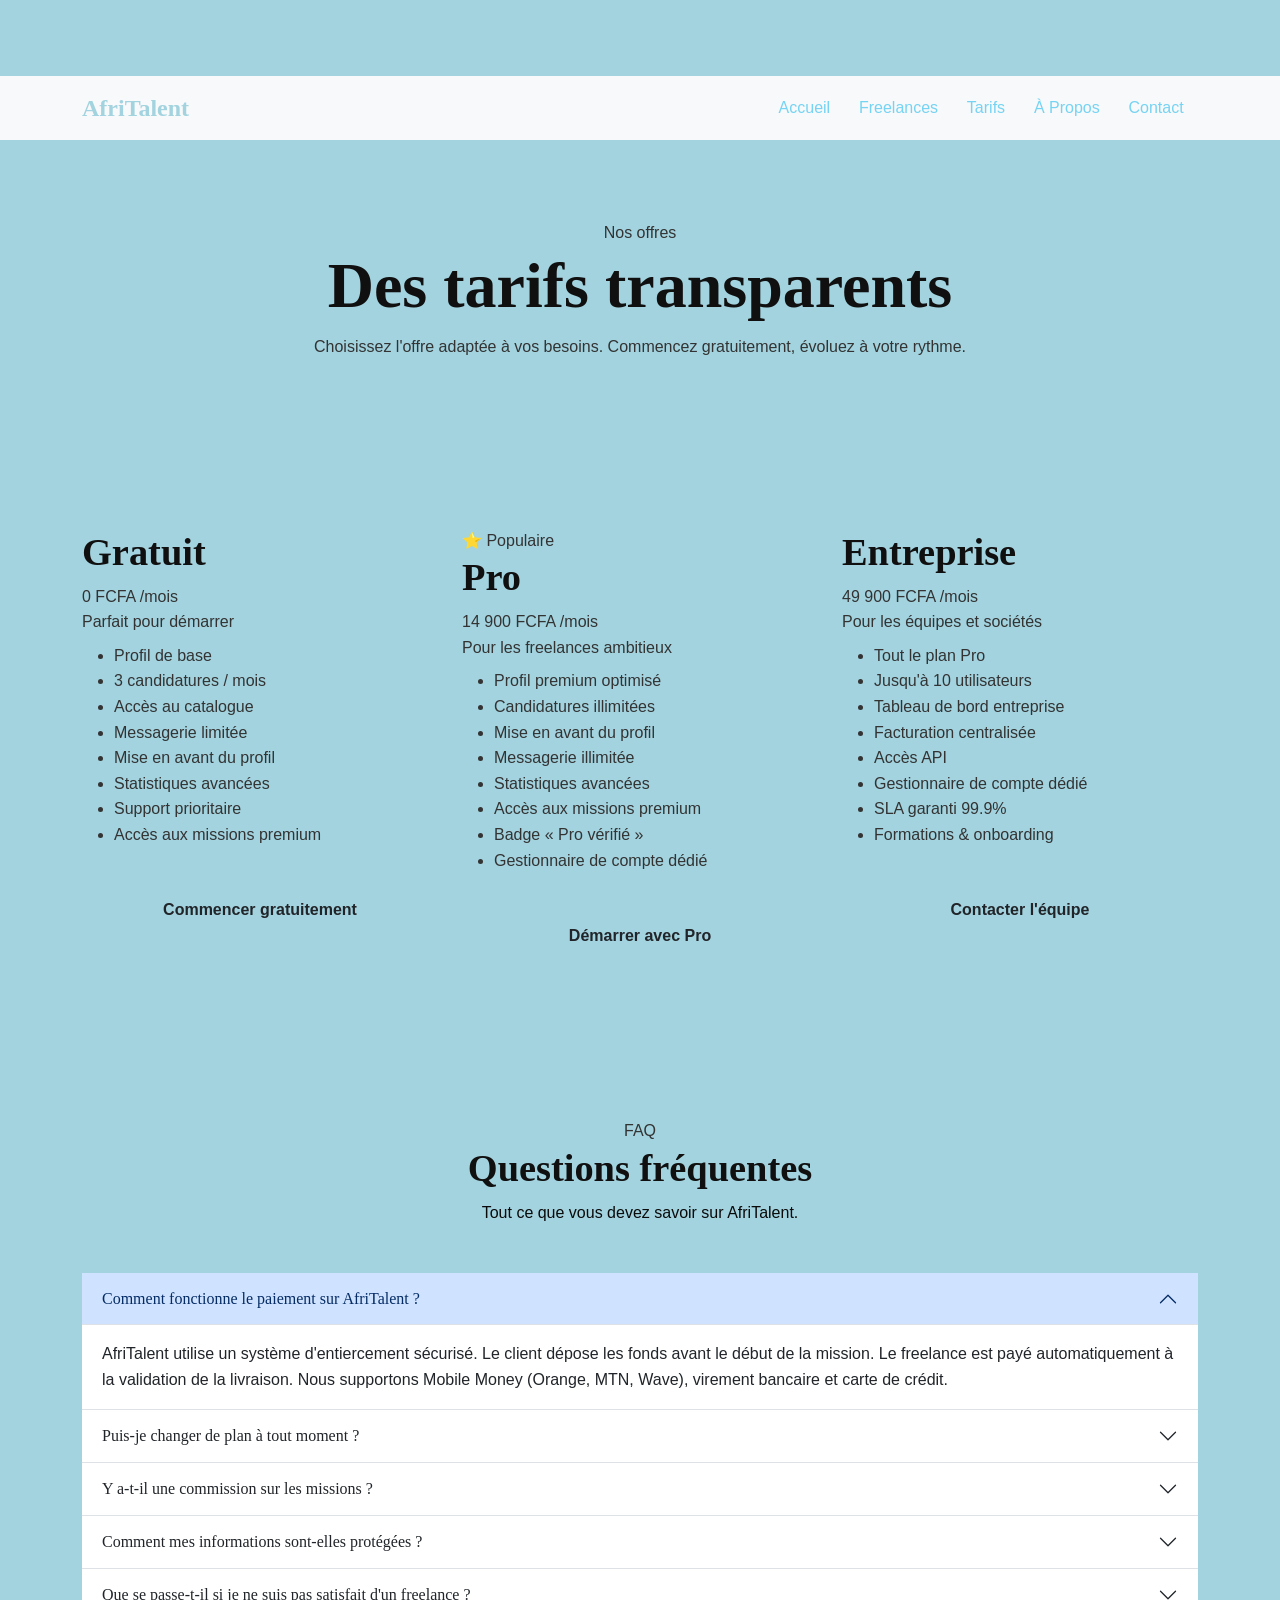
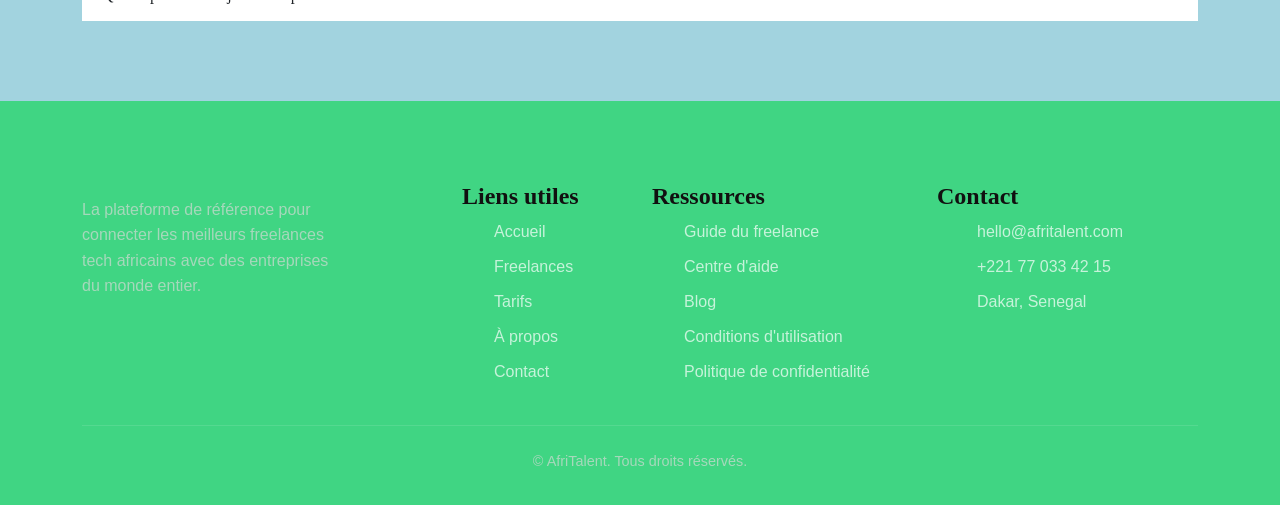
<file: Faye-cheikh Ahmadou tidiane-AfriTalent/tarifs.html>
<!DOCTYPE html>
<html lang="fr">
<head>
<meta charset="UTF-8">
<meta name="viewport" content="width=device-width, initial-scale=1.0">
<title>AfriTalent — Accueil</title>
<!-- Bootstrap 5 via CDN : feuille de style -->
<link
href="https://cdn.jsdelivr.net/npm/bootstrap@5.3.0/dist/css/bootstrap.min.css"
rel="stylesheet">
<!-- Votre feuille de style personnelle -->
<link rel="stylesheet" href="css/style.css">
</head>
<body>
<!-- Le contenu de la page sera ajoute ici -->
<!-- Bootstrap 5 via CDN : script JavaScript -->
<script
src="https://cdn.jsdelivr.net/npm/bootstrap@5.3.0/dist/js/bootstrap.bundle.min.js"
></script>
<!-- Votre script JavaScript -->
<script src="js/main.js"></script>
<header>
    <nav class="navbar navbar-expand-lg navbar-light bg-light">
        <div class="container">
            <a class="navbar-brand" href="index.html">AfriTalent</a>
            <button class="navbar-toggler" type="button" data-bs-toggle="collapse" data-bs-target="#navbarNav">
                <span class="navbar-toggler-icon"></span>
            </button>
            <div class="collapse navbar-collapse" id="navbarNav">
                <ul class="navbar-nav ms-auto">
                    <li class="nav-item"><a class="nav-link" href="index.html">Accueil</a></li>
                    <li class="nav-item"><a class="nav-link" href="freelances.html">Freelances</a></li>
                    <li class="nav-item"><a class="nav-link" href="tarifs.html">Tarifs</a></li>
                    <li class="nav-item"><a class="nav-link" href="about.html">À Propos</a></li>
                    <li class="nav-item"><a class="nav-link" href="contact.html">Contact</a></li>
                </ul>
            </div>
        </div>
    </nav>
</header>
</body>
</html>


  <main>

    <section class="page-hero fade-section" aria-label="En-tête de la page tarifs">
      <div class="container text-center">
        <span class="section-tag">Nos offres</span>
        <h1 class="page-title">Des tarifs <span class="highlight">transparents</span></h1>
        <p class="page-subtitle">Choisissez l'offre adaptée à vos besoins. Commencez gratuitement, évoluez à votre rythme.</p>
      </div>
    </section>

    <section class="section-pricing fade-section" aria-label="Plans tarifaires">
      <div class="container">
        <div class="row g-4 justify-content-center align-items-stretch">

          <div class="col-12 col-md-6 col-lg-4">
            <article class="pricing-card">
              <div class="pricing-header">
                <span class="plan-icon"><i class="bi bi-gift"></i></span>
                <h2 class="plan-name">Gratuit</h2>
                <div class="plan-price">
                  <span class="price-amount">0</span>
                  <span class="price-currency">FCFA</span>
                  <span class="price-period">/mois</span>
                </div>
                <p class="plan-tagline">Parfait pour démarrer</p>
              </div>
              <ul class="plan-features">
                <li class="feature-yes"><i class="bi bi-check-circle-fill"></i>Profil de base</li>
                <li class="feature-yes"><i class="bi bi-check-circle-fill"></i>3 candidatures / mois</li>
                <li class="feature-yes"><i class="bi bi-check-circle-fill"></i>Accès au catalogue</li>
                <li class="feature-yes"><i class="bi bi-check-circle-fill"></i>Messagerie limitée</li>
                <li class="feature-no"><i class="bi bi-x-circle-fill"></i>Mise en avant du profil</li>
                <li class="feature-no"><i class="bi bi-x-circle-fill"></i>Statistiques avancées</li>
                <li class="feature-no"><i class="bi bi-x-circle-fill"></i>Support prioritaire</li>
                <li class="feature-no"><i class="bi bi-x-circle-fill"></i>Accès aux missions premium</li>
              </ul>
              <a href="contact.html" class="btn btn-outline-custom w-100 mt-4">Commencer gratuitement</a>
            </article>
          </div>

          <div class="col-12 col-md-6 col-lg-4">
            <article class="pricing-card pricing-featured">
              <div class="popular-badge">⭐ Populaire</div>
              <div class="pricing-header">
                <span class="plan-icon"><i class="bi bi-rocket-takeoff"></i></span>
                <h2 class="plan-name">Pro</h2>
                <div class="plan-price">
                  <span class="price-amount">14 900</span>
                  <span class="price-currency">FCFA</span>
                  <span class="price-period">/mois</span>
                </div>
                <p class="plan-tagline">Pour les freelances ambitieux</p>
              </div>
              <ul class="plan-features">
                <li class="feature-yes"><i class="bi bi-check-circle-fill"></i>Profil premium optimisé</li>
                <li class="feature-yes"><i class="bi bi-check-circle-fill"></i>Candidatures illimitées</li>
                <li class="feature-yes"><i class="bi bi-check-circle-fill"></i>Mise en avant du profil</li>
                <li class="feature-yes"><i class="bi bi-check-circle-fill"></i>Messagerie illimitée</li>
                <li class="feature-yes"><i class="bi bi-check-circle-fill"></i>Statistiques avancées</li>
                <li class="feature-yes"><i class="bi bi-check-circle-fill"></i>Accès aux missions premium</li>
                <li class="feature-yes"><i class="bi bi-check-circle-fill"></i>Badge « Pro vérifié »</li>
                <li class="feature-no"><i class="bi bi-x-circle-fill"></i>Gestionnaire de compte dédié</li>
              </ul>
              <a href="contact.html" class="btn btn-primary-custom w-100 mt-4">Démarrer avec Pro</a>
            </article>
          </div>

          <div class="col-12 col-md-6 col-lg-4">
            <article class="pricing-card">
              <div class="pricing-header">
                <span class="plan-icon"><i class="bi bi-building"></i></span>
                <h2 class="plan-name">Entreprise</h2>
                <div class="plan-price">
                  <span class="price-amount">49 900</span>
                  <span class="price-currency">FCFA</span>
                  <span class="price-period">/mois</span>
                </div>
                <p class="plan-tagline">Pour les équipes et sociétés</p>
              </div>
              <ul class="plan-features">
                <li class="feature-yes"><i class="bi bi-check-circle-fill"></i>Tout le plan Pro</li>
                <li class="feature-yes"><i class="bi bi-check-circle-fill"></i>Jusqu'à 10 utilisateurs</li>
                <li class="feature-yes"><i class="bi bi-check-circle-fill"></i>Tableau de bord entreprise</li>
                <li class="feature-yes"><i class="bi bi-check-circle-fill"></i>Facturation centralisée</li>
                <li class="feature-yes"><i class="bi bi-check-circle-fill"></i>Accès API</li>
                <li class="feature-yes"><i class="bi bi-check-circle-fill"></i>Gestionnaire de compte dédié</li>
                <li class="feature-yes"><i class="bi bi-check-circle-fill"></i>SLA garanti 99.9%</li>
                <li class="feature-yes"><i class="bi bi-check-circle-fill"></i>Formations & onboarding</li>
              </ul>
              <a href="contact.html" class="btn btn-outline-custom w-100 mt-4">Contacter l'équipe</a>
            </article>
          </div>

        </div>
      </div>
    </section>

    <section class="section-faq fade-section" aria-label="Questions fréquentes">
      <div class="container">
        <div class="section-header text-center mb-5">
          <span class="section-tag">FAQ</span>
          <h2 class="section-title">Questions fréquentes</h2>
          <p class="section-subtitle">Tout ce que vous devez savoir sur AfriTalent.</p>
        </div>

        <div class="accordion accordion-flush faq-accordion" id="faqAccordion">

          <div class="accordion-item">
            <h3 class="accordion-header">
              <button class="accordion-button" type="button" data-bs-toggle="collapse"
                data-bs-target="#faq1" aria-expanded="true" aria-controls="faq1">
                Comment fonctionne le paiement sur AfriTalent ?
              </button>
            </h3>
            <div id="faq1" class="accordion-collapse collapse show" data-bs-parent="#faqAccordion">
              <div class="accordion-body">
                AfriTalent utilise un système d'entiercement sécurisé. Le client dépose les fonds avant le début de la mission. Le freelance est payé automatiquement à la validation de la livraison. Nous supportons Mobile Money (Orange, MTN, Wave), virement bancaire et carte de crédit.
              </div>
            </div>
          </div>

          <div class="accordion-item">
            <h3 class="accordion-header">
              <button class="accordion-button collapsed" type="button" data-bs-toggle="collapse"
                data-bs-target="#faq2" aria-expanded="false" aria-controls="faq2">
                Puis-je changer de plan à tout moment ?
              </button>
            </h3>
            <div id="faq2" class="accordion-collapse collapse" data-bs-parent="#faqAccordion">
              <div class="accordion-body">
                Oui, vous pouvez upgrader ou downgrader votre plan à n'importe quel moment. Le changement prend effet immédiatement et la facturation est calculée au prorata du mois en cours.
              </div>
            </div>
          </div>

          <div class="accordion-item">
            <h3 class="accordion-header">
              <button class="accordion-button collapsed" type="button" data-bs-toggle="collapse"
                data-bs-target="#faq3" aria-expanded="false" aria-controls="faq3">
                Y a-t-il une commission sur les missions ?
              </button>
            </h3>
            <div id="faq3" class="accordion-collapse collapse" data-bs-parent="#faqAccordion">
              <div class="accordion-body">
                AfriTalent prélève une commission de 10% sur chaque mission réalisée pour les comptes Gratuit, et seulement 5% pour les comptes Pro et Entreprise. Cette commission couvre les frais de traitement des paiements et la garantie de satisfaction.
              </div>
            </div>
          </div>

          <div class="accordion-item">
            <h3 class="accordion-header">
              <button class="accordion-button collapsed" type="button" data-bs-toggle="collapse"
                data-bs-target="#faq4" aria-expanded="false" aria-controls="faq4">
                Comment mes informations sont-elles protégées ?
              </button>
            </h3>
            <div id="faq4" class="accordion-collapse collapse" data-bs-parent="#faqAccordion">
              <div class="accordion-body">
                La sécurité est notre priorité. Toutes les données sont chiffrées avec TLS 1.3. Nous sommes conformes au RGPD et à la loi africaine sur la protection des données. Vos informations bancaires ne sont jamais stockées sur nos serveurs.
              </div>
            </div>
          </div>

          <div class="accordion-item">
            <h3 class="accordion-header">
              <button class="accordion-button collapsed" type="button" data-bs-toggle="collapse"
                data-bs-target="#faq5" aria-expanded="false" aria-controls="faq5">
                Que se passe-t-il si je ne suis pas satisfait d'un freelance ?
              </button>
            </h3>
            <div id="faq5" class="accordion-collapse collapse" data-bs-parent="#faqAccordion">
              <div class="accordion-body">
                AfriTalent offre une garantie satisfaction de 14 jours. Si la livraison ne correspond pas aux critères définis, notre équipe médiation intervient. Dans les cas avérés de non-conformité, un remboursement total est possible grâce à notre système d'entiercement.
              </div>
            </div>
          </div>

        </div>
      </div>
    </section>

  </main>

  <footer class="site-footer" aria-label="Pied de page">
    <div class="container">
      <div class="row g-4">
        <div class="col-12 col-md-6 col-lg-3">
          <div class="footer-brand d-flex align-items-center gap-2 mb-3">
            
          </div>
          <p class="footer-desc">La plateforme de référence pour connecter les meilleurs freelances tech africains avec des entreprises du monde entier.</p>
          <div class="social-links d-flex gap-3 mt-3">
            <a href="#" aria-label="Twitter AfriTalent"><i class="bi bi-twitter-x"></i></a>
            <a href="#" aria-label="LinkedIn AfriTalent"><i class="bi bi-linkedin"></i></a>
            <a href="#" aria-label="Instagram AfriTalent"><i class="bi bi-instagram"></i></a>
            <a href="#" aria-label="Facebook AfriTalent"><i class="bi bi-facebook"></i></a>
          </div>
        </div>
        <div class="col-6 col-lg-2 offset-lg-1">
          <h4 class="footer-heading">Liens utiles</h4>
          <ul class="footer-links">
            <li><a href="index.html">Accueil</a></li>
            <li><a href="freelances.html">Freelances</a></li>
            <li><a href="tarifs.html">Tarifs</a></li>
            <li><a href="about.html">À propos</a></li>
            <li><a href="contact.html">Contact</a></li>
          </ul>
        </div>
        <div class="col-6 col-lg-3">
          <h4 class="footer-heading">Ressources</h4>
          <ul class="footer-links">
            <li><a href="#">Guide du freelance</a></li>
            <li><a href="#">Centre d'aide</a></li>
            <li><a href="#">Blog</a></li>
            <li><a href="#">Conditions d'utilisation</a></li>
            <li><a href="#">Politique de confidentialité</a></li>
          </ul>
        </div>
        <div class="col-12 col-lg-3">
          <h4 class="footer-heading">Contact</h4>
          <ul class="footer-contact">
            <li><i class="bi bi-envelope me-2"></i><a href="mailto:hello@afritalent.com">hello@afritalent.com</a></li>
            <li><i class="bi bi-telephone me-2"></i>+221 77 033 42 15</li>
            <li><i class="bi bi-geo-alt me-2"></i>Dakar, Senegal</li>
          </ul>
        </div>
      </div>
      <div class="footer-bottom text-center mt-4 pt-4">
        <p>&copy; <span id="currentYear"></span> AfriTalent. Tous droits réservés.</p>
      </div>
    </div>
  </footer>

  <button id="backToTop" class="btn-back-top" aria-label="Retour en haut de page">
    <i class="bi bi-arrow-up"></i>
  </button>

  <script src="https://cdn.jsdelivr.net/npm/bootstrap@5.3.3/dist/js/bootstrap.bundle.min.js"></script>
  <script src="js/main.js"></script>
</body>
</html>
</file>
<file: Faye-cheikh Ahmadou tidiane-AfriTalent/css/style.css>
* {
  margin: 0;
  padding: 0;
  box-sizing: border-box;
}
:root {

  --color-primary: #111010;        
  --color-primary-dark: #16395A;   
  --color-secondary: #0f0f0f;      
  --color-dark: #40d583;           
  --color-light: #4d7bc0;          
  
  --color-white: #a2d3df;
  --color-text: #333333;           
  --color-text-light: #0a0a0a;     

  
  --font-heading: 'Playfair Display', serif;   
  --font-body: 'Inter', sans-serif;            

  
  --spacing-sm: 0.5rem;
  --spacing-md: 1.5rem;
  --spacing-lg: 3rem;
  --spacing-xl: 5rem;

  
  --radius: 12px;
  --transition-speed: 0.3s ease;

 
  --shadow-soft: 0 4px 20px rgba(20, 33, 61, 0.08);
}


html {
  scroll-behavior: smooth; 
}

img {
  max-width: 100%;
  display: block;
}



body {
  font-family: var(--font-body);
  color: var(--color-text);
  background-color: var(--color-white);
  line-height: 1.6;
 
  padding-top: 76px;
}




h1, h2, h3, h4, h5, h6 {
  font-family: var(--font-heading);
  color: var(--color-primary);
  font-weight: 700;
  line-height: 1.25;
  margin-bottom: var(--spacing-sm);
}

h1 {
  font-size: clamp(2.5rem, 5vw, 4rem); 
  font-weight: 800;
}

h2 {
  font-size: clamp(1.8rem, 3vw, 2.5rem);
}

h3 {
  font-size: 1.4rem;
}

p {
  color: var(--color-text);
  margin-bottom: var(--spacing-sm);
}

a {
  text-decoration: none;
  color: var(--color-primary);
  transition: color var(--transition-speed);
}

a:hover {
  color: var(--color-secondary);
}


.section-title {
  margin-bottom: var(--spacing-sm);
}

.section-subtitle {
  color: var(--color-text-light);
  font-family: var(--font-body);
  margin-bottom: var(--spacing-lg);
}



section {
  padding: var(--spacing-xl) 0;
}


#how-it-works,
#categories {
  background-color: var(--color-light);
}



.btn {
  border-radius: var(--radius);
  font-family: var(--font-body);
  font-weight: 600;
  padding: 0.6rem 1.6rem;
  transition: all var(--transition-speed);
}


.btn-warning {
  background-color: var(--color-secondary);
  border-color: var(--color-secondary);
  color: var(--color-dark);
}

.btn-warning:hover {
  background-color: #070707;
  border-color: #0d0d0c;
  color: var(--color-dark);
  transform: translateY(-2px);
}


.btn-outline-light {
  border-color: var(--color-white);
  color: var(--color-white);
}

.btn-outline-light:hover {
  background-color: var(--color-white);
  color: var(--color-primary);
  transform: translateY(-2px);
}

.btn-outline-warning {
  border-color: var(--color-secondary);
  color: var(--color-secondary);
}

.btn-outline-warning:hover {
  background-color: var(--color-secondary);
  color: var(--color-dark);
}



#mainNavbar {
  background-color: var(--color-primary);
  padding: 1rem 0;
  transition: background-color var(--transition-speed), box-shadow var(--transition-speed), padding var(--transition-speed);
}


.navbar-brand {
  display: flex;
  align-items: center;
  gap: 0.6rem;
  font-family: var(--font-heading);
  font-size: 1.5rem;
  font-weight: 800;
  color: var(--color-white) !important;
}

.navbar-brand img {
  border-radius: 50%;
  object-fit: cover;
}


.nav-link {
  color: rgba(94, 204, 241, 0.85) !important;
  font-weight: 500;
  margin: 0 0.4rem;
  transition: color var(--transition-speed);
}

.nav-link:hover,
.nav-link.active {
  color: var(--color-secondary) !important;
}


#darkModeToggle {
  border-color: rgba(255, 255, 255, 0.6);
  color: var(--color-white);
  border-radius: 50%;
  width: 40px;
  height: 40px;
  display: flex;
  align-items: center;
  justify-content: center;
  padding: 0;
}

#darkModeToggle:hover {
  background-color: var(--color-secondary);
  border-color: var(--color-secondary);
  color: var(--color-dark);
}


#mainNavbar.navbar-scrolled {
  padding: 0.5rem 0;
  box-shadow: var(--shadow-soft);
}

#hero {
  background: linear-gradient(135deg, var(--color-primary) 0%, var(--color-primary-dark) 100%);
  color: var(--color-white);
  padding-top: var(--spacing-xl);
  overflow: hidden;
}

#hero h1 {
  color: var(--color-white);
  margin-bottom: var(--spacing-md);
}

#hero h2 {
  color: rgba(255, 255, 255, 0.85);
  font-family: var(--font-body);
  font-weight: 400;
  font-size: 1.25rem;
  margin-bottom: var(--spacing-lg);
  max-width: 90%;
}

.hero-cta {
  display: flex;
  flex-wrap: wrap;
  gap: var(--spacing-sm);
}

#hero .col-lg-6 img {
  border-radius: var(--radius);
  box-shadow: 0 20px 50px rgba(0, 0, 0, 0.35);
  transition: transform var(--transition-speed);
}

#hero .col-lg-6 img:hover {
  transform: rotate(0deg) translateY(0);
}

.hero-stats {
  margin-top: var(--spacing-xl);
  padding-top: var(--spacing-lg);
  border-top: 1px solid rgba(255, 255, 255, 0.15);
}

.stat-number {
  display: block;
  font-family: var(--font-heading);
  font-size: clamp(2rem, 4vw, 3rem);
  font-weight: 800;
  color: var(--color-secondary);
}

.hero-stats p {
  color: rgba(255, 255, 255, 0.75);
  font-size: 0.95rem;
  margin-bottom: 0;
}

   
.bento-grid {
  display: grid;
  grid-template-columns: repeat(4, 1fr);
  gap: var(--spacing-md);
}

.bento-card {
  background-color: var(--color-white);
  border-radius: var(--radius);
  padding: var(--spacing-md);
  box-shadow: var(--shadow-soft);
  transition: transform var(--transition-speed), box-shadow var(--transition-speed);
  position: relative;
}

.bento-card:hover {
  transform: translateY(-6px);
  box-shadow: 0 12px 30px rgba(20, 33, 61, 0.15);
}

.bento-large {
  grid-column: span 2;
  background-color: var(--color-primary);
  color: var(--color-white);
}

.bento-large h3,
.bento-large .step-number {
  color: var(--color-white);
}

.bento-large p {
  color: rgba(255, 255, 255, 0.8);
}

.bento-wide {
  grid-column: span 2;
}

.step-number {
  display: inline-block;
  font-family: var(--font-heading);
  font-size: 2.2rem;
  font-weight: 800;
  color: var(--color-secondary);
  opacity: 0.6;
  margin-bottom: var(--spacing-sm);
}

.bento-icon {
  font-size: 1.8rem;
  color: var(--color-secondary);
  display: block;
  margin-bottom: var(--spacing-sm);
}

.category-card {
  background-color: var(--color-white);
  border: 1px solid rgba(31, 78, 121, 0.08);
  border-radius: var(--radius);
  padding: var(--spacing-lg) var(--spacing-md);
  text-align: center;
  height: 100%;
  transition: transform var(--transition-speed),
              box-shadow var(--transition-speed),
              background-color var(--transition-speed),
              border-color var(--transition-speed);
}

.category-icon {
  font-size: 2.5rem;
  color: var(--color-primary);
  margin-bottom: var(--spacing-sm);
  display: inline-block;
  transition: color var(--transition-speed), transform var(--transition-speed);
}

.category-card p {
  color: var(--color-text-light);
  margin-bottom: 0;
  font-weight: 500;
}

.category-card:hover {
  transform: translateY(-8px) scale(1.02);
  box-shadow: 0 15px 35px rgba(20, 33, 61, 0.12);
  background-color: var(--color-primary);
  border-color: var(--color-primary);
}

.category-card:hover .category-icon {
  color: var(--color-secondary);
  transform: scale(1.15);
}

.category-card:hover h3,
.category-card:hover p {
  color: var(--color-white);
}

#testimonials {
  background-color: var(--color-light);
}

.testimonial-card {
  max-width: 650px;
  margin: 0 auto;
  padding: var(--spacing-lg);
  background-color: var(--color-white);
  border-radius: var(--radius);
  box-shadow: var(--shadow-soft);
}

.testimonial-avatar {
  width: 80px;
  height: 80px;
  border-radius: 50%;
  object-fit: cover;
  margin: 0 auto var(--spacing-sm);
  border: 3px solid var(--color-secondary);
}

.testimonial-text {
  font-style: italic;
  color: var(--color-text);
  margin-bottom: var(--spacing-sm);
  font-size: 1.05rem;
}

.testimonial-card strong {
  display: block;
  color: var(--color-primary);
  font-family: var(--font-heading);
}

.testimonial-card span {
  display: block;
  color: var(--color-text-light);
  font-size: 0.9rem;
  margin-bottom: var(--spacing-sm);
}

.stars {
  color: var(--color-secondary);
  font-size: 1.1rem;
}

.carousel-control-prev-icon,
.carousel-control-next-icon {
  background-color: var(--color-primary);
  border-radius: 50%;
  padding: 1.2rem;
  background-size: 50%;
}

.carousel-indicators [data-bs-target] {
  background-color: var(--color-primary);
}

#cta-banner {
  background: linear-gradient(135deg, var(--color-secondary) 0%, #FFD75E 100%);
  text-align: center;
}

#cta-banner h2 {
  color: var(--color-dark);
}

#cta-banner p {
  color: var(--color-dark);
  margin-bottom: var(--spacing-md);
  font-size: 1.1rem;
}

#cta-banner .btn-warning {
  background-color: var(--color-dark);
  border-color: var(--color-dark);
  color: var(--color-white);
}

#cta-banner .btn-warning:hover {
  background-color: var(--color-primary);
  border-color: var(--color-primary);
}

footer {
  background-color: var(--color-dark);
  color: var(--color-light);
  padding: var(--spacing-xl) 0 var(--spacing-md);
}

footer h5 {
  color: var(--color-white);
  font-family: var(--font-heading);
  margin-bottom: var(--spacing-md);
}

footer p {
  color: rgba(209, 216, 211, 0.7);
}

.footer-links,
.footer-contact {
  list-style: none;
}

.footer-links li,
.footer-contact li {
  margin-bottom: 0.6rem;
  color: rgba(255, 255, 255, 0.7);
}

.footer-links a,
.footer-contact a {
  color: rgba(255, 255, 255, 0.7);
}

.footer-links a:hover {
  color: var(--color-secondary);
}

.footer-contact i {
  color: var(--color-secondary);
  margin-right: 0.5rem;
}


.social-icons a {
  display: inline-flex;
  align-items: center;
  justify-content: center;
  width: 38px;
  height: 38px;
  border-radius: 50%;
  background-color: rgba(48, 167, 207, 0.08);
  color: var(--color-white);
  margin-right: 0.6rem;
  font-size: 1.1rem;
  transition: background-color var(--transition-speed), color var(--transition-speed);
}

.social-icons a:hover {
  background-color: var(--color-secondary);
  color: var(--color-dark);
}


.footer-bottom {
  border-top: 1px solid rgba(255, 255, 255, 0.1);
  margin-top: var(--spacing-lg);
  padding-top: var(--spacing-md);
  font-size: 0.9rem;
  color: rgba(255, 255, 255, 0.6);
}

@media (max-width: 991px) {

  .bento-grid {
    grid-template-columns: repeat(2, 1fr);
  }

  .bento-large,
  .bento-wide {
    grid-column: span 2;
  }

  #hero .col-lg-6 img {
    transform: rotate(0deg) translateY(0);
    margin-top: var(--spacing-lg);
  }

  #hero h2 {
    max-width: 100%;
  }

  .navbar-collapse {
    background-color: var(--color-primary);
    padding: var(--spacing-md);
    border-radius: var(--radius);
    margin-top: var(--spacing-sm);
  }

  .nav-link {
    padding: 0.5rem 0;
  }

  
  #darkModeToggle {
    margin: var(--spacing-sm) auto;
  }

  .navbar-collapse .btn-warning {
    width: 100%;
    margin-top: var(--spacing-sm);
  }
}

@media (max-width: 767px) {

  section {
    padding: var(--spacing-lg) 0;
  }

  .bento-grid {
    grid-template-columns: 1fr;
  }

  .bento-large,
  .bento-wide {
    grid-column: span 1;
  }

  .hero-stats {
    text-align: center;
  }

  .hero-stats .col-md-4 {
    margin-bottom: var(--spacing-md);
  }

  
  .hero-cta {
    flex-direction: column;
  }

  .hero-cta .btn {
    width: 100%;
    text-align: center;
  }

  
  .testimonial-card {
    padding: var(--spacing-md);
  }

  .testimonial-text {
    font-size: 0.95rem;
  }

  footer .col-lg-3 {
    text-align: center;
    margin-bottom: var(--spacing-md);
  }

  .social-icons {
    display: flex;
    justify-content: center;
  }
}

@media (max-width: 375px) {

  h1 {
    font-size: 2rem;
  }

  h2 {
    font-size: 1.4rem;
  }

  .bento-card,
  .category-card {
    padding: var(--spacing-md) var(--spacing-sm);
  }

  .testimonial-avatar {
    width: 60px;
    height: 60px;
  }
}

body.dark-mode {
  background-color: var(--color-dark);
  color: #E4E6EB;
}

body.dark-mode #how-it-works,
body.dark-mode #categories,
body.dark-mode #testimonials {
  background-color: #1B2C4D;
}

body.dark-mode .bento-card,
body.dark-mode .category-card,
body.dark-mode .testimonial-card {
  background-color: #22345A;
  color: #E4E6EB;
}

body.dark-mode .category-card p,
body.dark-mode .testimonial-text,
body.dark-mode .section-subtitle {
  color: #B0B8C9;
}

body.dark-mode h1,
body.dark-mode h2,
body.dark-mode h3 {
  color: #E4E6EB;
}

body.dark-mode #darkModeToggle {
  background-color: var(--color-secondary);
  color: var(--color-dark);
  border-color: var(--color-secondary);
}

#backToTop {
  position: fixed;
  bottom: 30px;
  right: 30px;
  width: 48px;
  height: 48px;
  border-radius: 50%;
  background-color: var(--color-primary);
  color: var(--color-white);
  border: none;
  font-size: 1.5rem;
  display: flex;
  align-items: center;
  justify-content: center;
  cursor: pointer;
  box-shadow: var(--shadow-soft);
  opacity: 0;
  visibility: hidden;
  transform: translateY(20px);
  transition: opacity var(--transition-speed), transform var(--transition-speed), background-color var(--transition-speed);
  z-index: 999;
}

#backToTop.visible {
  opacity: 1;
  visibility: visible;
  transform: translateY(0);
}

#backToTop:hover {
  background-color: var(--color-secondary);
  color: var(--color-dark);
}


.fade-in-section {
  opacity: 0;
  transform: translateY(40px);
  transition: opacity 0.8s ease, transform 0.8s ease;
}

.fade-in-section.is-visible {
  opacity: 1;
  transform: translateY(0);

.filter-btn {
  border-radius: 50px;
  font-weight: 600;
  padding: 0.5rem 1.4rem;
  border: 2px solid var(--color-primary);
  color: var(--color-primary);
  background-color: white;
  transition: all var(--transition-speed);
  cursor: pointer;
}

.filter-btn:hover,
.filter-btn.active {
  background-color: var(--color-primary);
  color: var(--color-white);
}

.freelance-card {
  border-radius: var(--radius);
  box-shadow: var(--shadow-soft);
  transition: transform var(--transition-speed), box-shadow var(--transition-speed);
  height: 100%;
}

.freelance-card:hover {
  transform: translateY(-6px);
  box-shadow: 0 12px 30px rgba(20, 33, 61, 0.15);
}

.freelance-card img {
  width: 80px;
  height: 80px;
  border-radius: 50%;
  object-fit: cover;
  border: 3px solid var(--color-secondary);
  margin: 0 auto var(--spacing-sm);
}


.form-control {
  border-radius: var(--radius);
  border: 2px solid #dee2e6;
  padding: 0.75rem 1rem;
  font-family: var(--font-body);
  transition: border-color var(--transition-speed);
}

.form-control:focus {
  border-color: var(--color-primary);
  box-shadow: 0 0 0 0.2rem rgba(31, 78, 121, 0.15);
}

.form-control.is-valid {
  border-color: #28a745;
}

.form-control.is-invalid {
  border-color: #dc3545;
}

.error-message {
  color: #dc3545;
  font-size: 0.85rem;
  margin-top: 0.3rem;
  display: none;
}

.error-message.visible {
  display: block;
}

#successMessage {
  display: none;
  background-color: #d4edda
</file>
